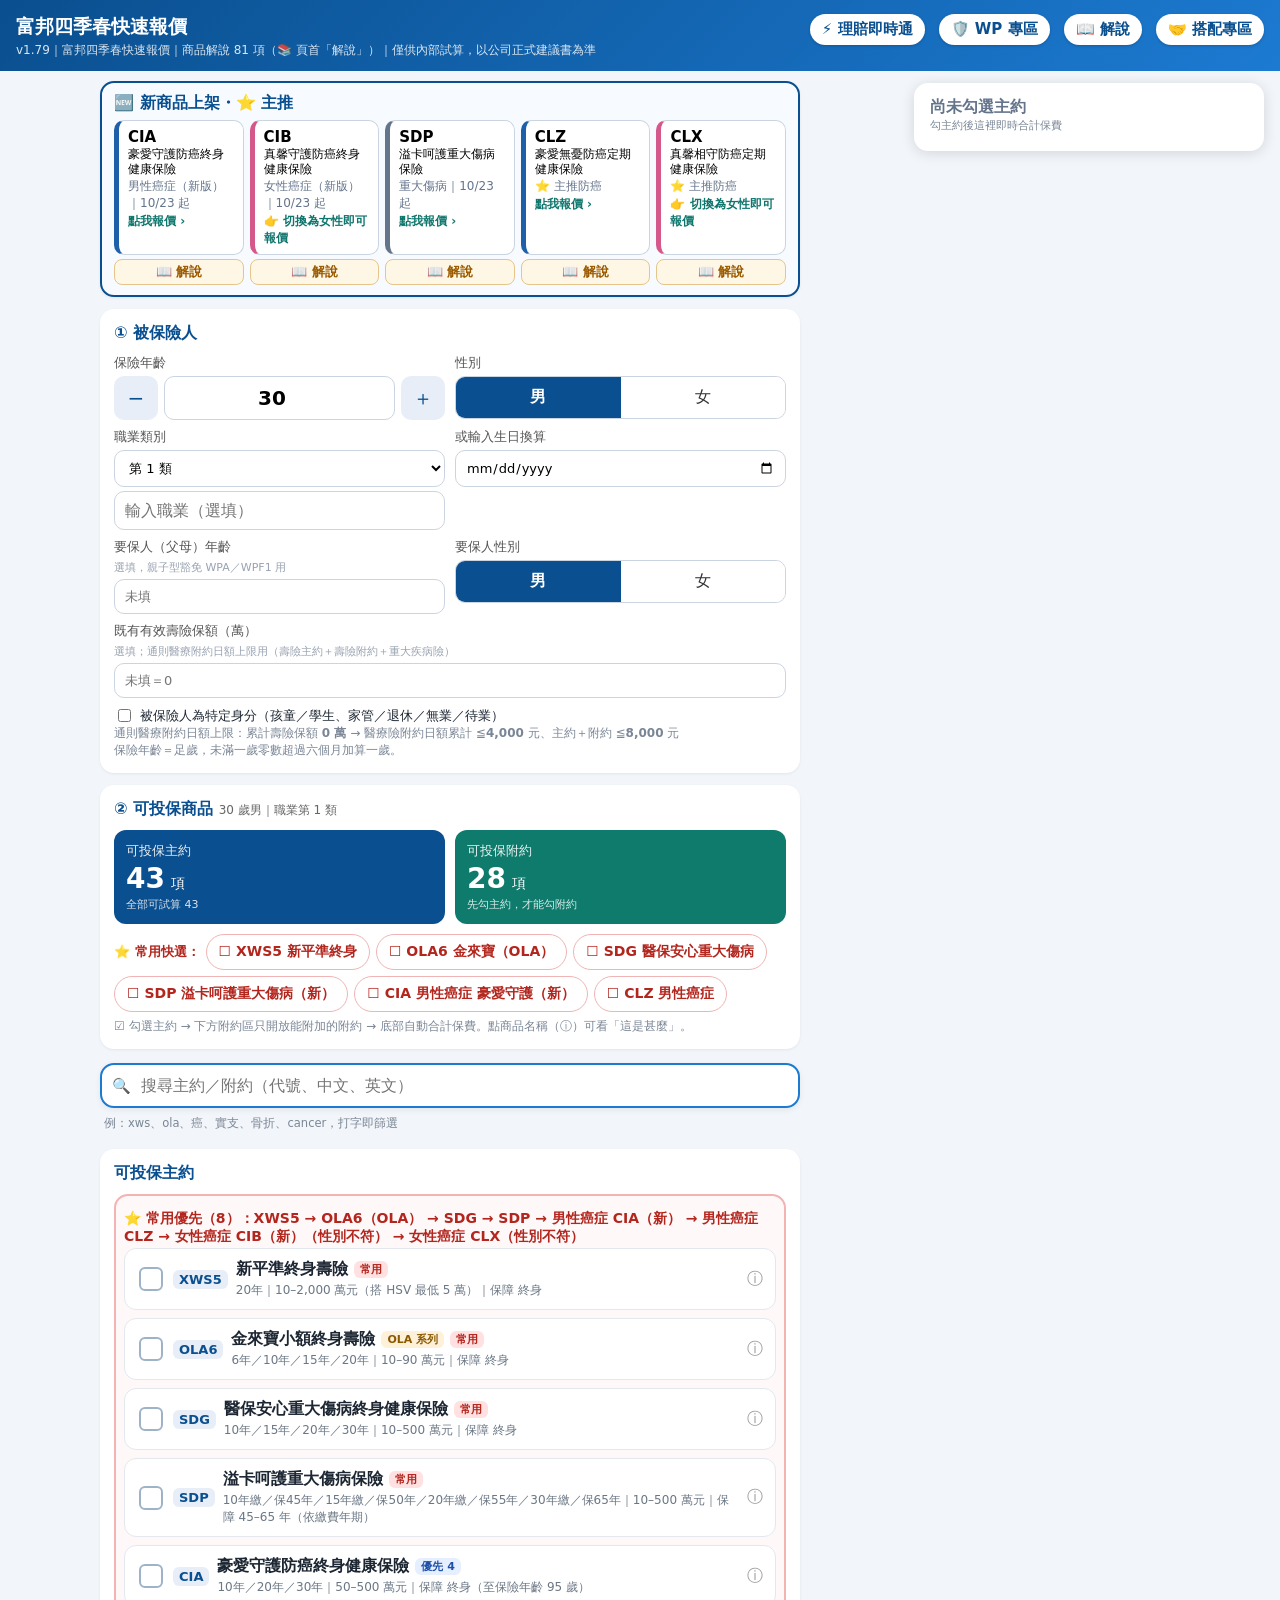
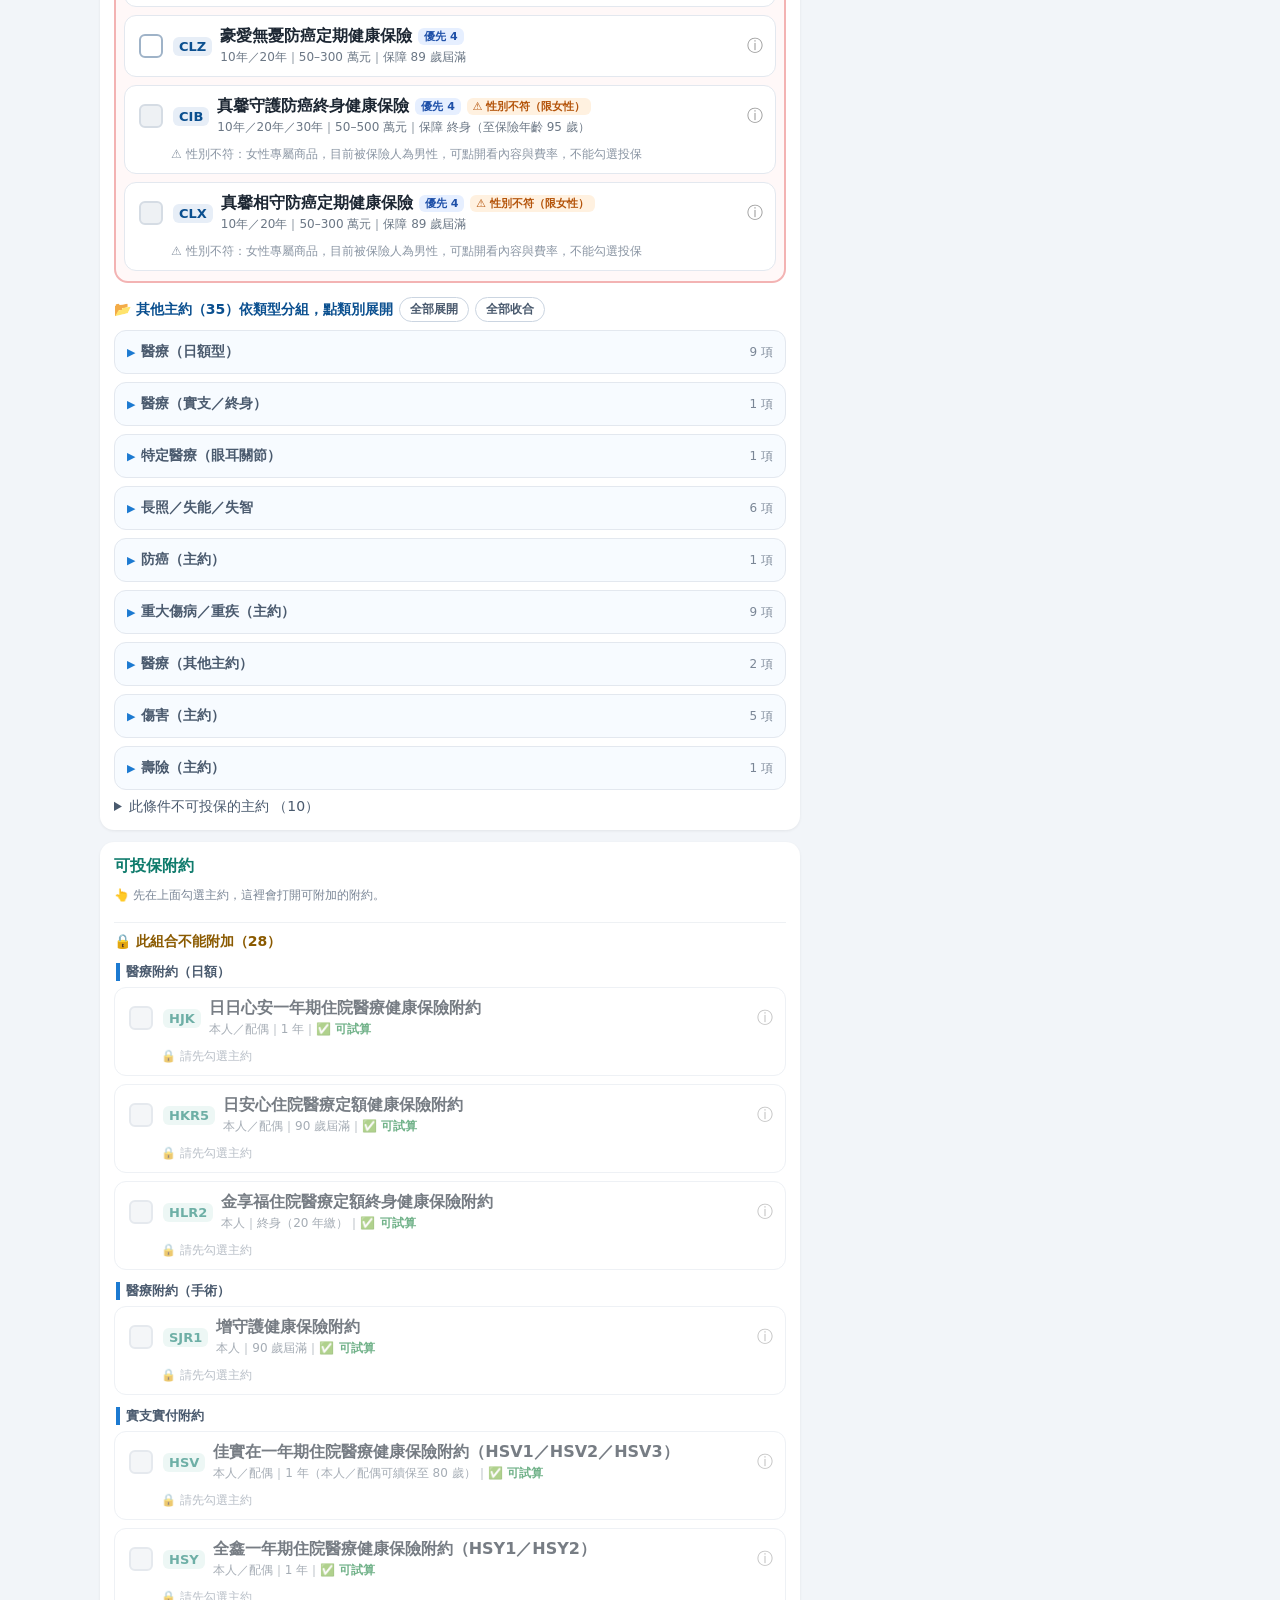
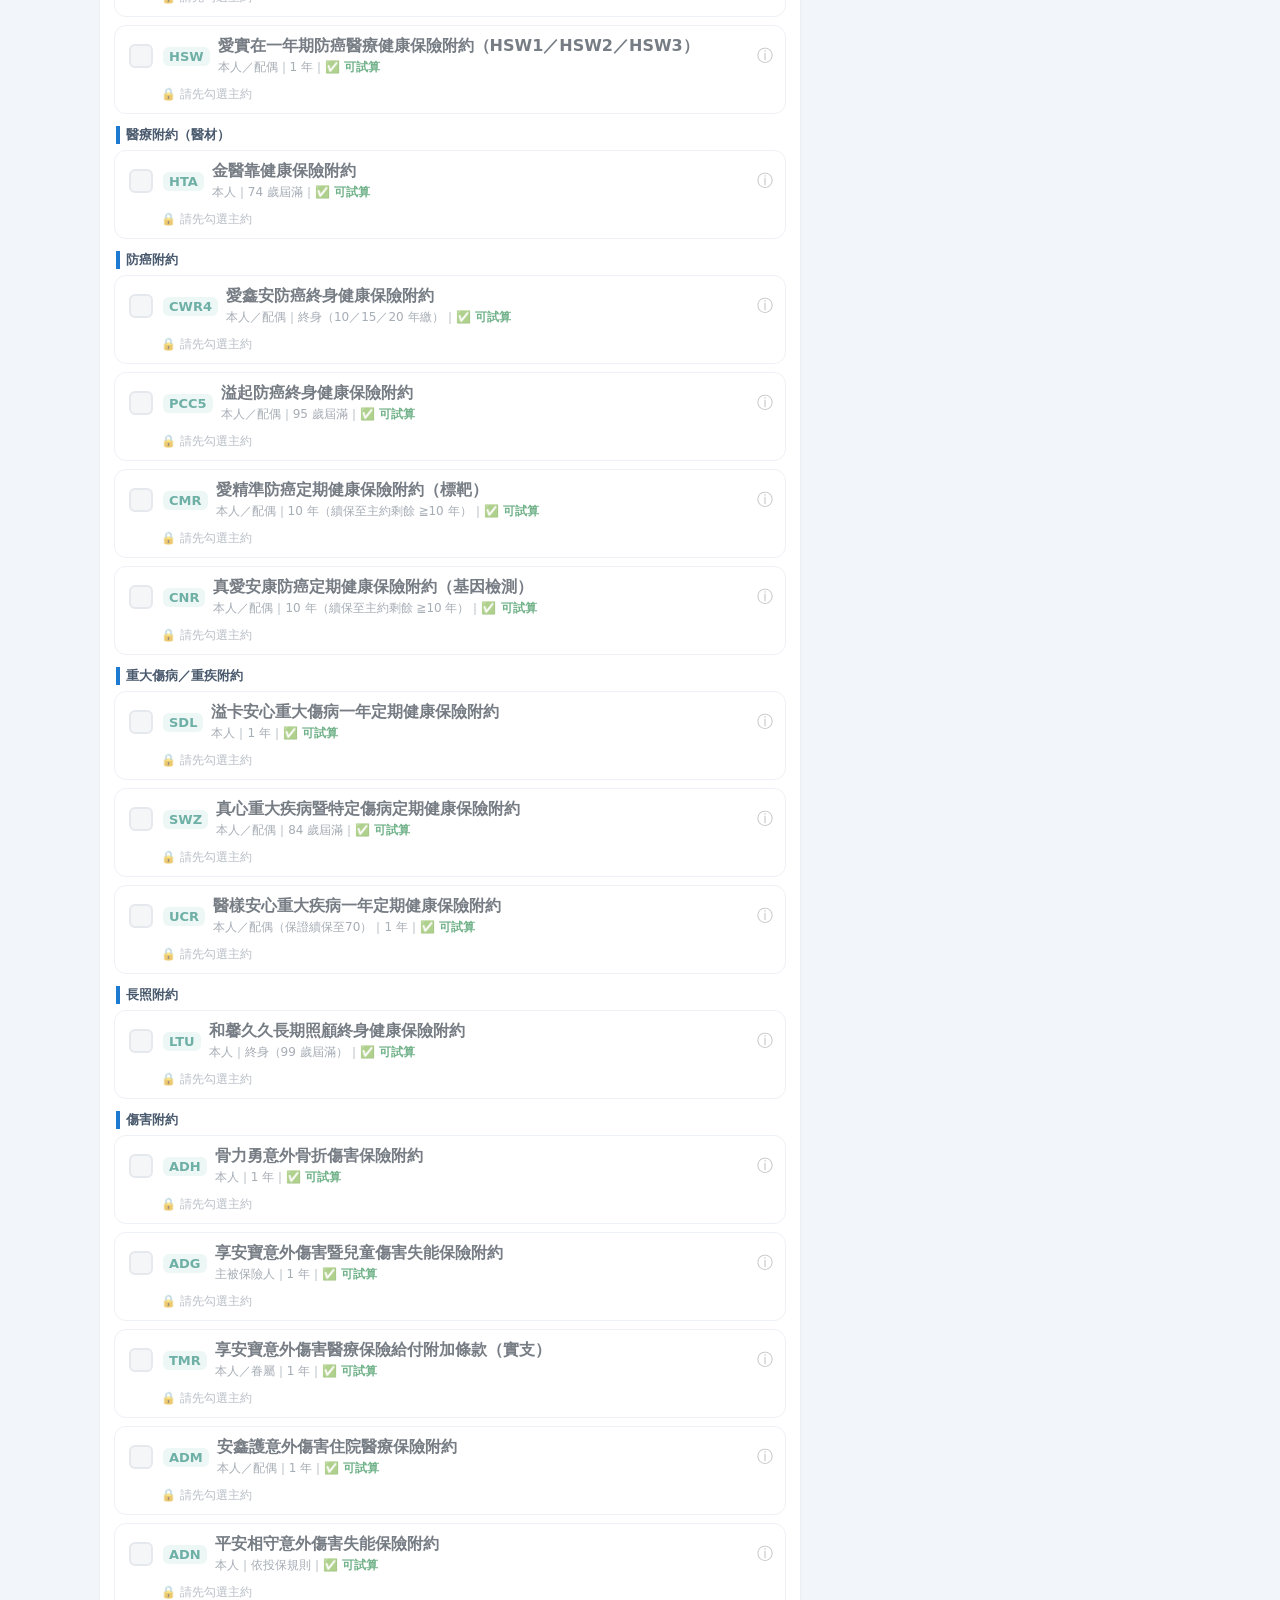
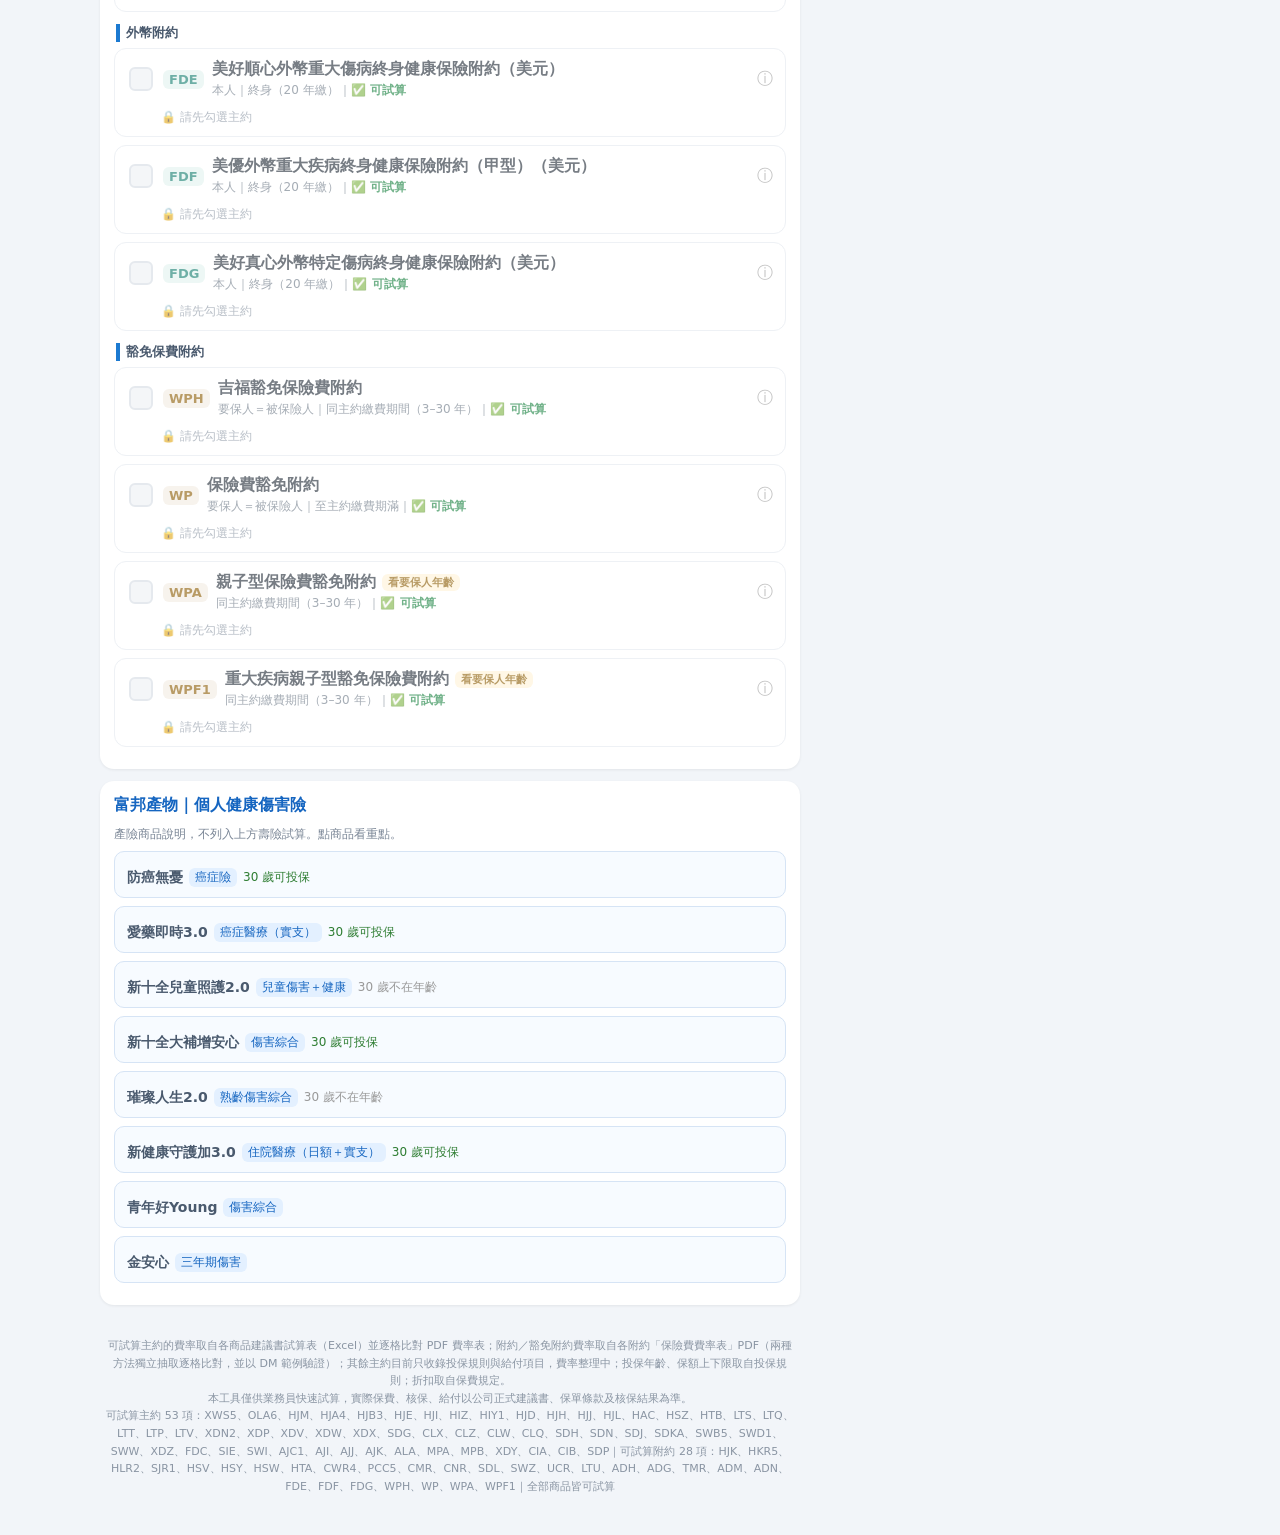
<file: index.html>
<!DOCTYPE html>
<html lang="zh-Hant">
<head>
<meta charset="utf-8">
<meta name="viewport" content="width=device-width,initial-scale=1,viewport-fit=cover">
<title>富邦四季春快速報價</title>
<meta name="description" content="富邦四季春快速報價｜醫療險內部試算">
<meta property="og:title" content="富邦四季春快速報價">
<meta property="og:description" content="富邦四季春快速報價｜醫療險內部試算">
<meta property="og:type" content="website">
<meta name="theme-color" content="#0a4f8f">
<meta http-equiv="Cache-Control" content="no-cache, no-store, must-revalidate">
<meta http-equiv="Pragma" content="no-cache">
<link rel="stylesheet" href="style.css?v=179">
</head>
<body>
<header>
  <a class="combo-btn" href="combo.html">🤝 搭配專區</a>
  <a class="combo-btn" href="explain.html" style="margin-right:6px">📖 解說</a>
  <a class="combo-btn" href="wp.html" style="margin-right:6px">🛡️ WP 專區</a>
  <a class="combo-btn" href="https://jarvis-yt.github.io/claim-qa/" target="_blank" rel="noopener" style="margin-right:6px">⚡ 理賠即時通</a>
  <h1>富邦四季春快速報價</h1>
  <div class="sub">v1.79｜富邦四季春快速報價｜商品解說 81 項（📚 頁首「解說」）｜僅供內部試算，以公司正式建議書為準</div>
</header>
<main>
  <section class="card newp" id="newp" aria-label="新商品上架"></section>
  <section class="card" id="step1">
    <h2>① 被保險人</h2>
    <div class="row">
      <label>保險年齡
        <div class="agebox">
          <button type="button" class="pm" data-d="-1">−</button>
          <input id="age" type="number" inputmode="numeric" min="0" max="85" value="30">
          <button type="button" class="pm" data-d="1">＋</button>
        </div>
      </label>
      <label>性別
        <div class="seg" id="sex">
          <button type="button" data-v="1" class="on">男</button>
          <button type="button" data-v="2">女</button>
        </div>
      </label>
    </div>
    <div class="row">
      <label>職業類別
        <select id="occ">
          <option value="1">第 1 類</option><option value="2">第 2 類</option><option value="3">第 3 類</option>
          <option value="4">第 4 類</option><option value="5">第 5 類</option><option value="6">第 6 類</option><option value="D">D／拒保</option>
        </select>
        <input id="job" type="search" placeholder="輸入職業（選填）" autocomplete="off">
        <div id="jobs" class="jobs"></div>
      </label>
      <label>或輸入生日換算
        <input id="bd" type="date">
      </label>
    </div>
    <div id="occwarn" class="occwarn" hidden></div>
    <div class="row">
      <label>要保人（父母）年齡 <small>選填，親子型豁免 WPA／WPF1 用</small>
        <input id="page" type="number" inputmode="numeric" min="0" max="99" placeholder="未填">
      </label>
      <label>要保人性別
        <div class="seg" id="psex">
          <button type="button" data-v="1" class="on">男</button>
          <button type="button" data-v="2">女</button>
        </div>
      </label>
    </div>
    <div class="row">
      <label>既有有效壽險保額（萬） <small>選填；通則醫療附約日額上限用（壽險主約＋壽險附約＋重大疾病險）</small>
        <input id="lifeex" type="number" inputmode="decimal" min="0" placeholder="未填＝0">
      </label>
    </div>
    <label class="chk"><input type="checkbox" id="specon"> 被保險人為特定身分（孩童／學生、家管／退休／無業／待業）</label>
    <div id="specbox" class="specbox" hidden>
      <div class="seg" id="specid">
        <button type="button" data-v="kid">孩童／學生</button>
        <button type="button" data-v="home">家管／退休／無業／待業</button>
      </div>
      <label class="chk" id="specparw" hidden><input type="checkbox" id="specpar"> 比照父母或兄弟姊妹有效保單同額（附約 ≦4,000、主約＋附約 ≦6,000；報告書備註填其保單號碼）</label>
      <div class="hint" id="spechint"></div>
    </div>
    <div class="hint" id="medcap"></div>
    <div class="hint" id="agehint">保險年齡＝足歲，未滿一歲零數超過六個月加算一歲。</div>
  </section>

  <section class="card" id="step2">
    <h2>② 可投保商品 <span id="cnt" class="cnt"></span></h2>
    <div class="tiles">
      <button type="button" class="tile" data-jump="secMain"><span class="tl">可投保主約</span><span class="tn"><b id="sumMain">0</b> 項</span><span class="ts" id="subMain"></span></button>
      <button type="button" class="tile rider" data-jump="secRider"><span class="tl">可投保附約</span><span class="tn"><b id="sumRider">0</b> 項</span><span class="ts" id="subRider"></span></button>
    </div>
    <div class="quick" id="quick"></div>
    <div class="hint">☑ 勾選主約 → 下方附約區只開放能附加的附約 → 底部自動合計保費。點商品名稱（ⓘ）可看「這是甚麼」。</div>
    <div class="hint" id="multihint" hidden>📑 第二張主約模式：可再勾另一個主約，或同商品按「＋第2張」（兩張 XWS5、兩張 OLA6）；附約各自掛在對應主約下（ADH／SDL 各自依那張主約額度，HSV／HSY 限一張）。</div>
  </section>

  <div class="sbar" id="sbar">
    <div class="sin"><span class="sic">🔍</span><input id="q" type="search" enterkeyhint="search" autocomplete="off" placeholder="搜尋主約／附約（代號、中文、英文）"><button type="button" id="qx" hidden aria-label="清除">✕</button></div>
    <div class="qres" id="qres"></div>
  </div>

  <section class="card" id="secMain">
    <h2>可投保主約</h2>
    <div id="list"></div>
    <details id="nolist"><summary>此條件不可投保的主約 <span id="nolistcnt"></span></summary><div id="nl"></div></details>
  </section>

  <section class="card" id="secRider">
    <h2>可投保附約</h2>
    <div id="mtree"></div>
    <div class="hint" id="rhint"></div>
    <div id="rlist"></div>
    <details id="rnolist"><summary>此條件不可投保的附約 <span id="rnolistcnt"></span></summary><div id="rnl"></div></details>
  </section>
  <section class="card pcsec" id="secPC"><span id="p-pc"></span>
    <h2>富邦產物｜個人健康傷害險</h2>
    <div class="hint">產險商品說明，不列入上方壽險試算。點商品看重點。</div>
    <div id="pcl"></div>
  </section>
</main>

<div id="cart" class="cart hidden">
  <div class="cartbar" id="cartbar"><span id="cartsum"></span><a id="bxlink" class="bxbtn hidden" href="explain.html">📖 保障總覽</a><button type="button" id="cartopen">明細 ▲</button></div>
  <div class="cartmini" id="cartmini"></div>
  <div class="cartbody" id="cartbody"></div>
</div>

<footer>
  可試算主約的費率取自各商品建議書試算表（Excel）並逐格比對 PDF 費率表；附約／豁免附約費率取自各附約「保險費費率表」PDF（兩種方法獨立抽取逐格比對，並以 DM 範例驗證）；其餘主約目前只收錄投保規則與給付項目，費率整理中；投保年齡、保額上下限取自投保規則；折扣取自保費規定。<br>
  本工具僅供業務員快速試算，實際保費、核保、給付以公司正式建議書、保單條款及核保結果為準。<br>
  <span id="ver"></span>
</footer>
<script src="data.js?v=153"></script>
<script src="data_life.js?v=153"></script>
<script src="data_mains.js?v=153"></script>
<script src="catalog.js?v=153"></script>
<script src="riders_rates.js?v=153"></script>
<script src="occ.js?v=2"></script>
<script src="app.js?v=179"></script>
<script src="pc.js?v=7"></script>
<!--CFWA--><script defer src="https://static.cloudflareinsights.com/beacon.min.js" data-cf-beacon='{"token": "1f1171fedb8a47c1b04731b056bc8142"}'></script><!--/CFWA--></body>
</html>
</file>
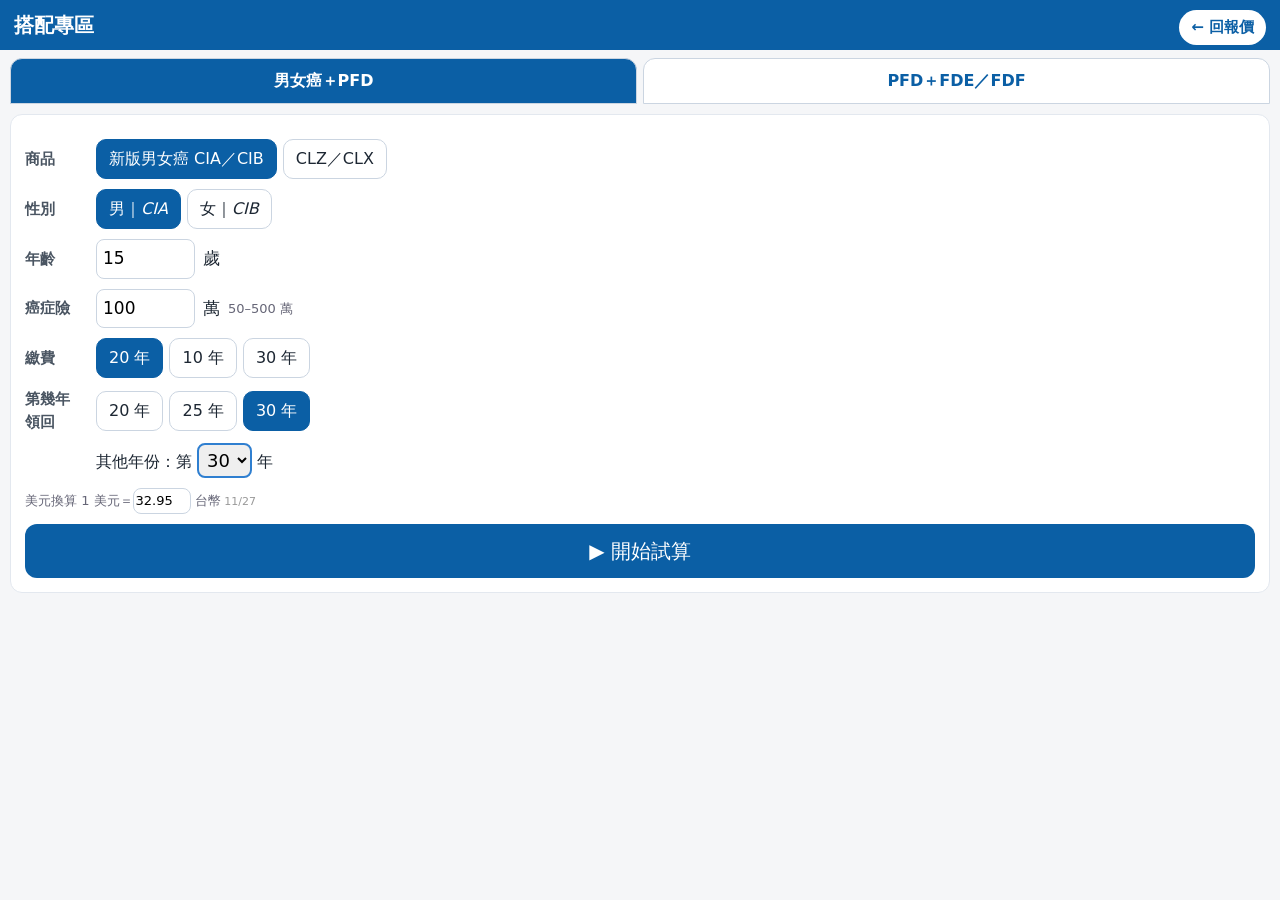
<file: combo.html>
<!doctype html><html lang="zh-Hant"><head><meta charset="utf-8"><meta name="viewport" content="width=device-width,initial-scale=1">
<meta name="robots" content="noindex"><title>搭配專區</title>
<style>
:root{--d:#0b5fa5;--m:#2f7fd0;--l:#e6f0fb}
body.f{--d:#a3325c;--m:#d4588a;--l:#fbe3ec}
body{font-family:"Microsoft JhengHei","微軟正黑體","PingFang TC","Noto Sans TC","Noto Sans CJK TC","Heiti TC",system-ui,-apple-system,"Segoe UI",Roboto,sans-serif;margin:0;background:#f5f6f8;color:#1d2733;font-size:18px;line-height:1.5}
header{background:var(--d);color:#fff;padding:10px 14px}header h1{margin:0;font-size:20px}
.stop{font-size:13px;color:#8a4b00;background:#fff4e5;padding:4px 14px}
.card{background:#fff;margin:10px;border-radius:14px;padding:14px;box-shadow:0 1px 3px #0002}
.row{display:flex;gap:8px;flex-wrap:wrap;margin:8px 0;align-items:center}.row>span{min-width:4.5em;font-weight:700}
.seg button{font-size:18px;padding:8px 14px;border:2px solid var(--m);background:#fff;color:var(--d);border-radius:10px}
.seg button.on{background:var(--d);color:#fff;border-color:var(--d)}
input{font-size:18px;padding:6px;width:5em;border:2px solid #ccd;border-radius:8px}
.fx{font-size:13px;color:#667}.fx input{font-size:13px;width:4em;padding:2px}
#open{font-size:20px;padding:12px;border-radius:12px;border:0;background:var(--d);color:#fff;width:100%}
.big{background:var(--l);border:3px solid var(--m)}
.big .k{font-size:15px;color:#4a5562}.big .v{font-size:30px;font-weight:800;color:var(--d)}
.grid{display:grid;grid-template-columns:1fr 1fr;gap:10px}.grid>div{background:#fff;border-radius:10px;padding:8px}
.be{font-size:22px;font-weight:800;text-align:center;margin-top:10px;color:#1e7d3c}
.no{font-size:20px;font-weight:700;color:#b3261e}
details summary{font-size:17px;font-weight:700;cursor:pointer}
table{border-collapse:collapse;width:100%;font-size:15px}th,td{border-bottom:1px solid #e3e8ef;padding:5px 4px;text-align:right}th{background:var(--l)}
tr.hit td{background:#eaf7ee;font-weight:700}
.tabs{display:flex;gap:6px;padding:8px 10px 0}.tabs button{flex:1;font-size:17px;font-weight:700;padding:10px 4px;border:2px solid var(--m);background:#fff;color:var(--d);border-radius:12px 12px 0 0}
.tabs button.on{background:var(--d);color:#fff}
/* v1.43 簡單明瞭：字體一致、細框線、結論放最上面 */
body{font-family:"Microsoft JhengHei","微軟正黑體","PingFang TC","Noto Sans TC","Noto Sans CJK TC","Heiti TC",system-ui,-apple-system,"Segoe UI",Roboto,sans-serif;font-size:17px}
.card{box-shadow:none;border:1px solid #e3e8ef;border-radius:12px}
.row{margin:10px 0}.row>span{font-size:15px;color:#4a5562;min-width:4.2em}
.seg{display:flex;flex-wrap:wrap;gap:6px}.seg button{font-size:16px;padding:7px 12px;border:1px solid #cbd5e1;color:#1d2733}.seg button.on{border-color:var(--d)}
input{font-size:17px;border:1px solid #cbd5e1}
.tabs button{border:1px solid #cbd5e1;font-size:16px}
.big{display:flex;flex-direction:column;background:#fff;border:1px solid #e3e8ef;border-top:5px solid var(--d)}
.big .be{order:-2;margin:0 0 10px;padding:8px;border-radius:10px;background:#eaf7ee;font-size:24px}
.big .k{font-size:14px}.big>.k{order:-1}.big>.v{order:-1;font-size:32px;margin-bottom:6px}
.big .no{order:-2}
.grid{gap:8px}.grid>div{background:#f7f9fc;padding:8px 10px;font-size:15px;line-height:1.45}.grid b{white-space:nowrap;font-size:17px}
details summary{padding:4px 0}
table{font-size:14px}th{font-weight:600}

/* v1.43 字體統一：正黑體 */
html,body{font-family:"Microsoft JhengHei","微軟正黑體","PingFang TC","Noto Sans TC","Noto Sans CJK TC","Heiti TC",system-ui,-apple-system,"Segoe UI",Roboto,sans-serif}
input,button,select,textarea,table{font:inherit}
</style></head><body>
<header><a href="index.html" style="float:right;background:#fff;color:var(--d);font-weight:700;font-size:15px;padding:6px 12px;border-radius:999px;text-decoration:none">← 回報價</a><h1>搭配專區</h1></header>
<nav class="tabs"><button id="tA" class="on">男女癌＋PFD</button><button id="tB">PFD＋FDE／FDF</button></nav>
<section id="secA">
<div class="card">
 <div class="row"><span>商品</span><div class="seg" id="pkb"><button data-v="new" class="on">新版男女癌 CIA／CIB</button><button data-v="old">CLZ／CLX</button></div></div>
 <div class="row"><span>性別</span><div class="seg" id="sexb"><button data-v="1" class="on">男｜<i class="cc">CIA</i></button><button data-v="2">女｜<i class="cc">CIB</i></button></div></div>
 <div class="row"><span>年齡</span><input id="age" type="number" value="15" min="0" max="60"> 歲</div>
 <div class="row"><span id="sLbl">癌症險</span><input id="clzS" type="number" value="100" min="50" max="500"> 萬 <small id="sRng" class="fx"></small></div>
 <div class="row"><span>繳費</span><div class="seg" id="tb"></div></div>
 <div class="row"><span>第幾年<br>領回</span><div class="seg" id="yb"><button data-v="20">20 年</button><button data-v="25">25 年</button><button data-v="30" class="on">30 年</button></div></div>
 <div class="row"><span></span><label style="font-size:16px">其他年份：第 <select id="ysel" style="font-size:18px;padding:4px;border:2px solid var(--m);border-radius:8px"></select> 年</label></div>
 <div class="fx">美元換算 1 美元＝<input id="fx" type="number" value="31" step="0.1"> 台幣</div>
 <button id="open" type="button" style="margin-top:10px">▶ 開始試算</button>
</div>
<div id="out"></div>
</section>
<section id="secB" hidden>
<div class="card">
 <div class="row"><span>性別</span><div class="seg" id="b_sex"><button data-v="1" class="on">男</button><button data-v="2">女</button></div></div>
 <div class="row"><span>年齡</span><input id="b_age" type="number" value="15" min="0" max="65"> 歲</div>
 <div class="row"><span>附約</span><div class="seg" id="b_rd"><button data-v="FDE" class="on">FDE 重大傷病</button><button data-v="FDF">FDF 重大疾病</button></div></div>
 <div class="row"><span>附約保額</span><input id="b_rs" type="number" value="3.5" min="1" max="10" step="0.1"> 萬美元</div>
 <div class="row"><span>第幾年<br>領回</span><div class="seg" id="b_yb"><button data-v="20">20 年</button><button data-v="25">25 年</button><button data-v="30" class="on">30 年</button></div></div>
 <div class="row"><span></span><label style="font-size:16px">其他年份：第 <select id="b_ysel" style="font-size:18px;padding:4px;border:2px solid var(--m);border-radius:8px"></select> 年</label></div>
 <div class="fx">美元換算 1 美元＝<input id="b_fx" type="number" value="31" step="0.1"> 台幣</div>
</div>
<div id="b_out"><div class="card" style="text-align:center">載入中…</div></div>
</section>
<script>window.__ENGINE_ONLY=1;window.PRODUCTS=window.PRODUCTS||[];</script>
<script src="data.js?v=152"></script><script src="data_life.js?v=152"></script><script src="data_mains.js?v=152"></script><script src="catalog.js?v=152"></script><script src="riders_rates.js?v=152"></script><script src="app.js?v=154"></script>
<script src="combo/combo.js?v=c165"></script><script src="combo/diagram.js?v=c172"></script><script src="combo/combo2.js?v=c172"></script><script src="combo/fx.js?v=c169"></script>
<!--CFWA--><script defer src="https://static.cloudflareinsights.com/beacon.min.js" data-cf-beacon='{"token": "1f1171fedb8a47c1b04731b056bc8142"}'></script><!--/CFWA--></body></html>
</file>
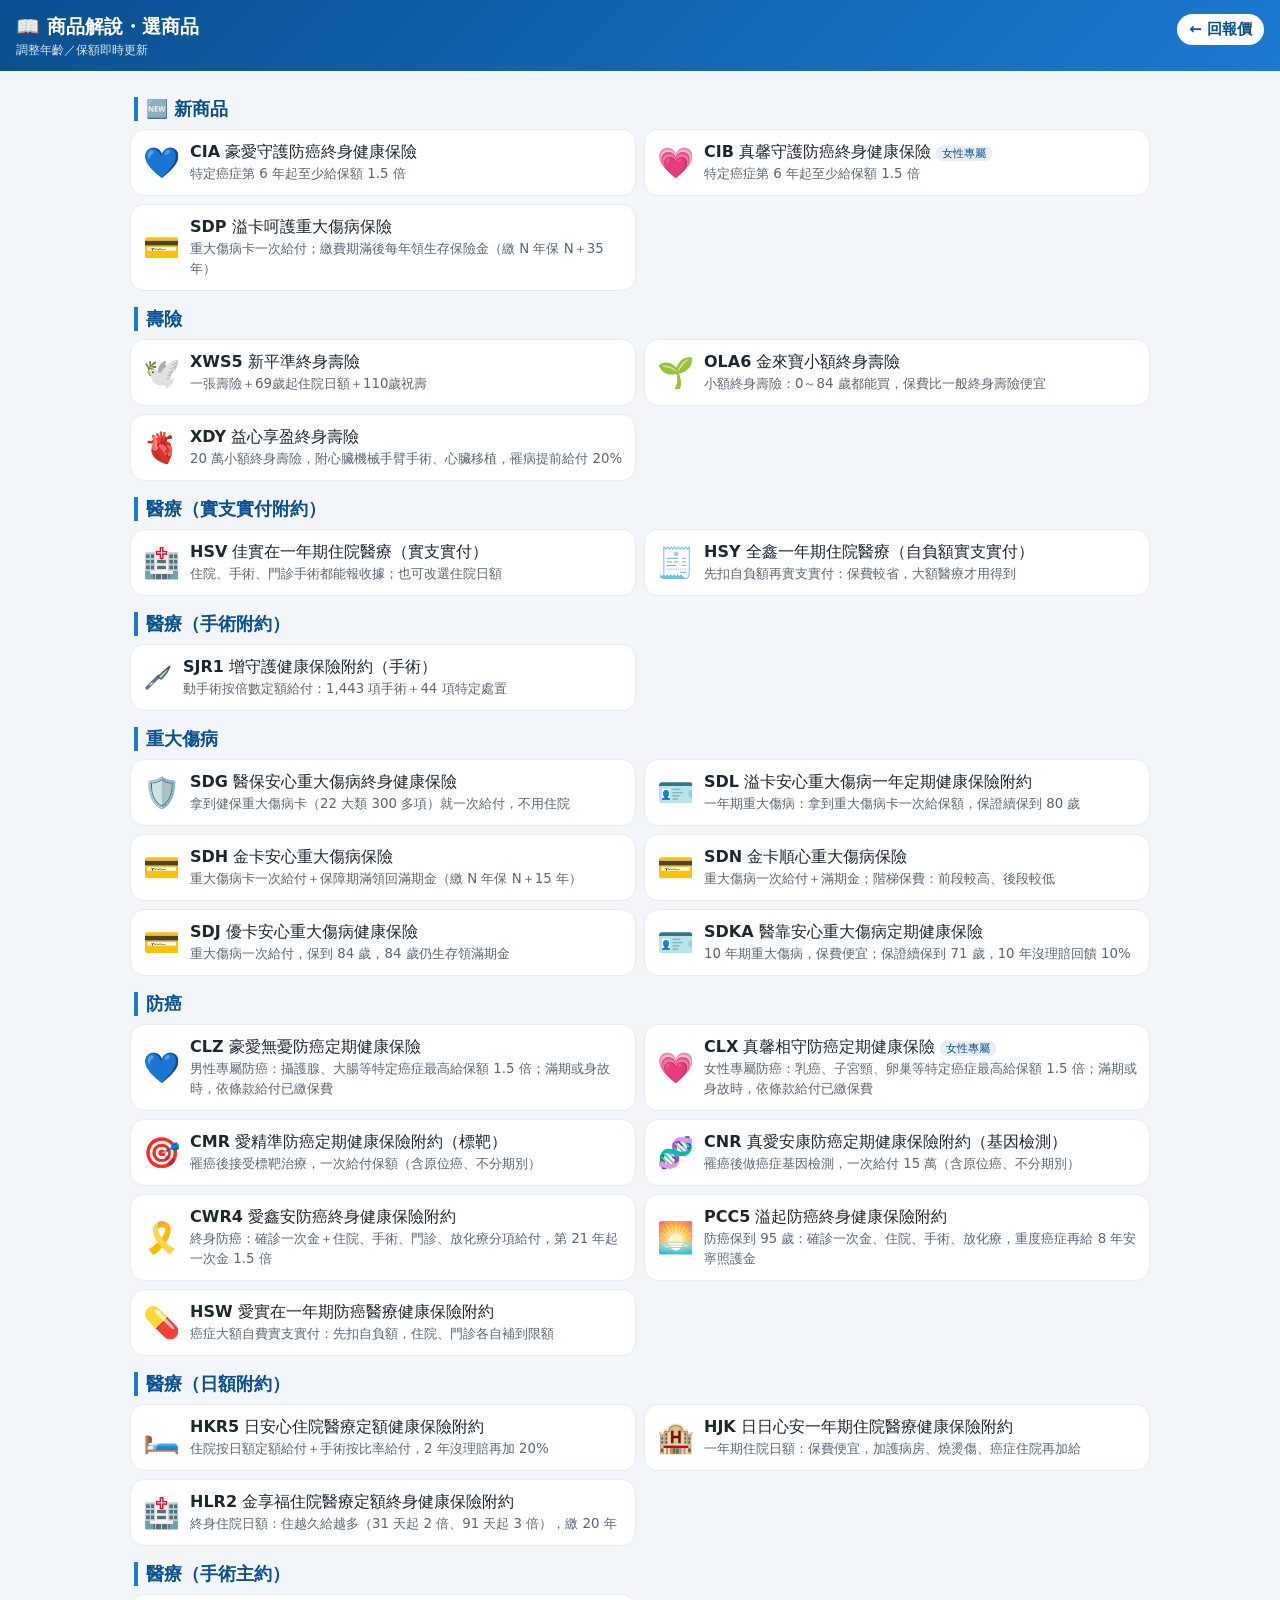
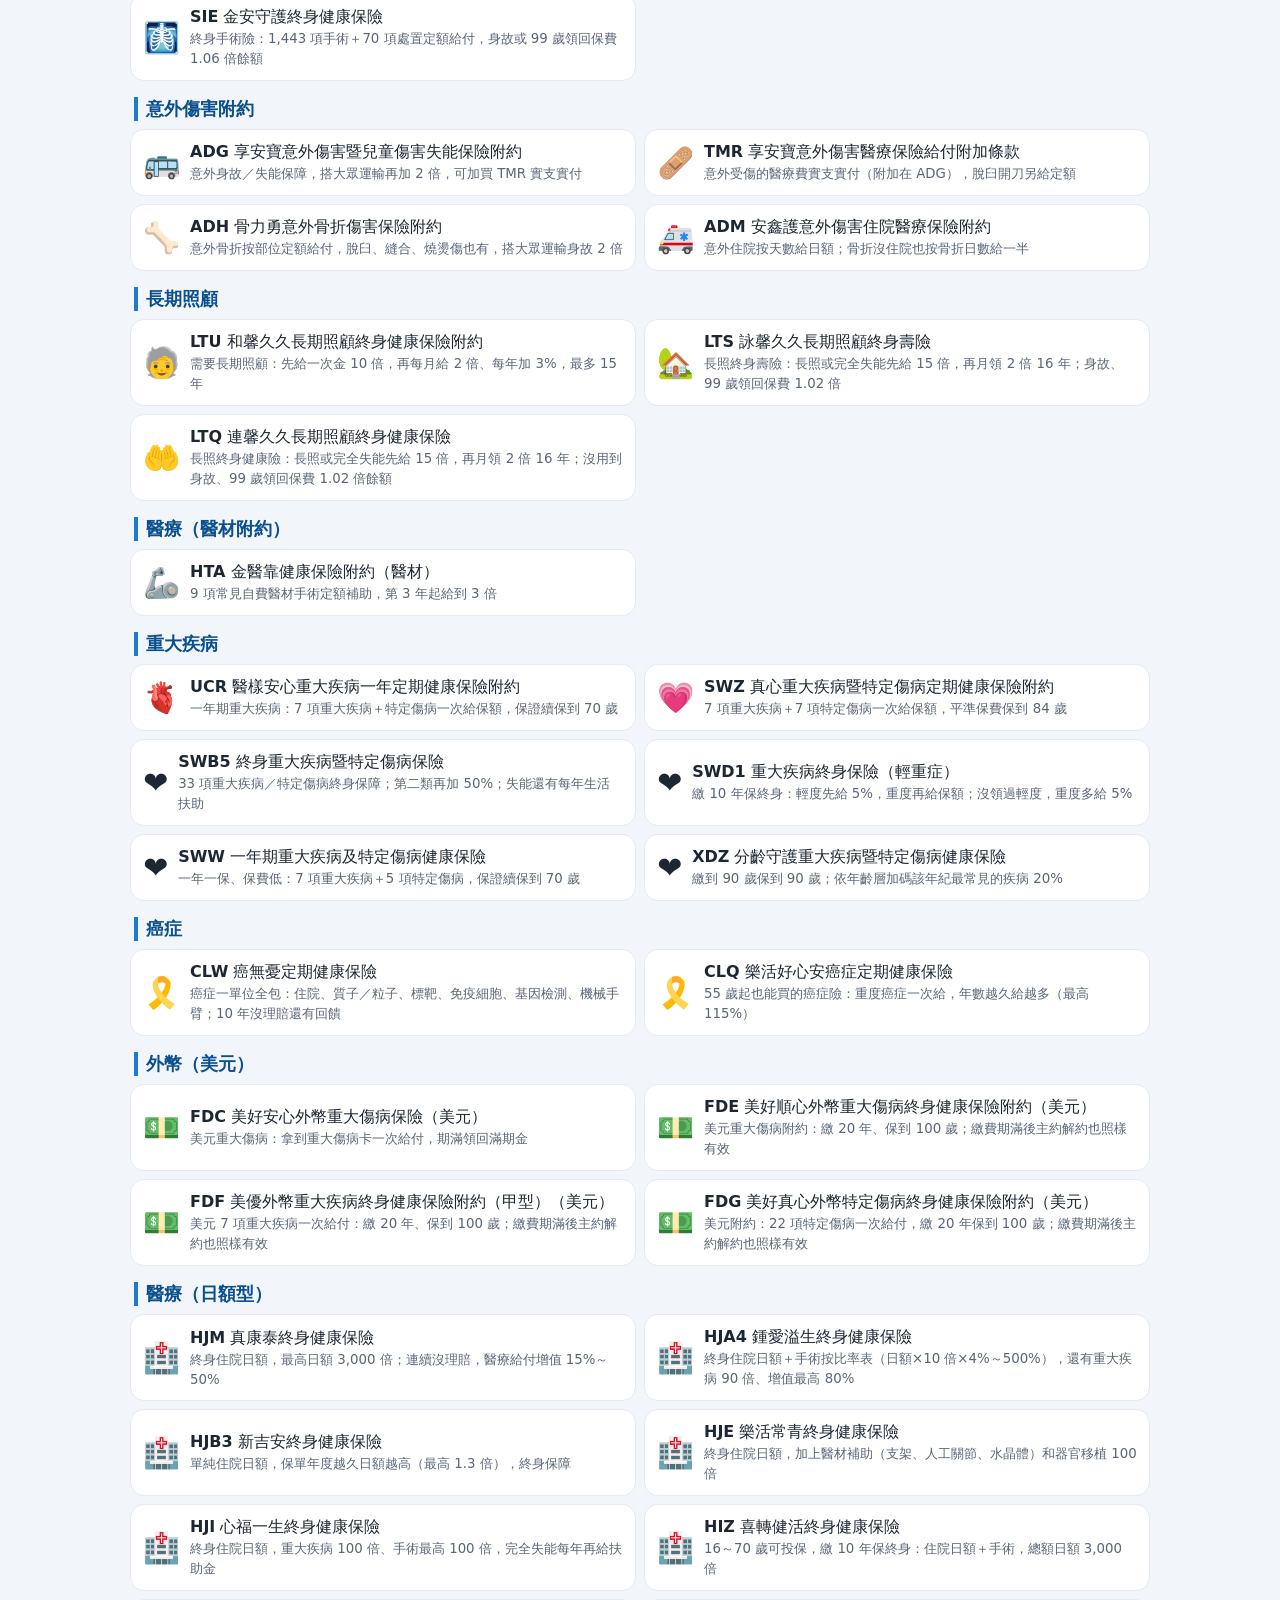
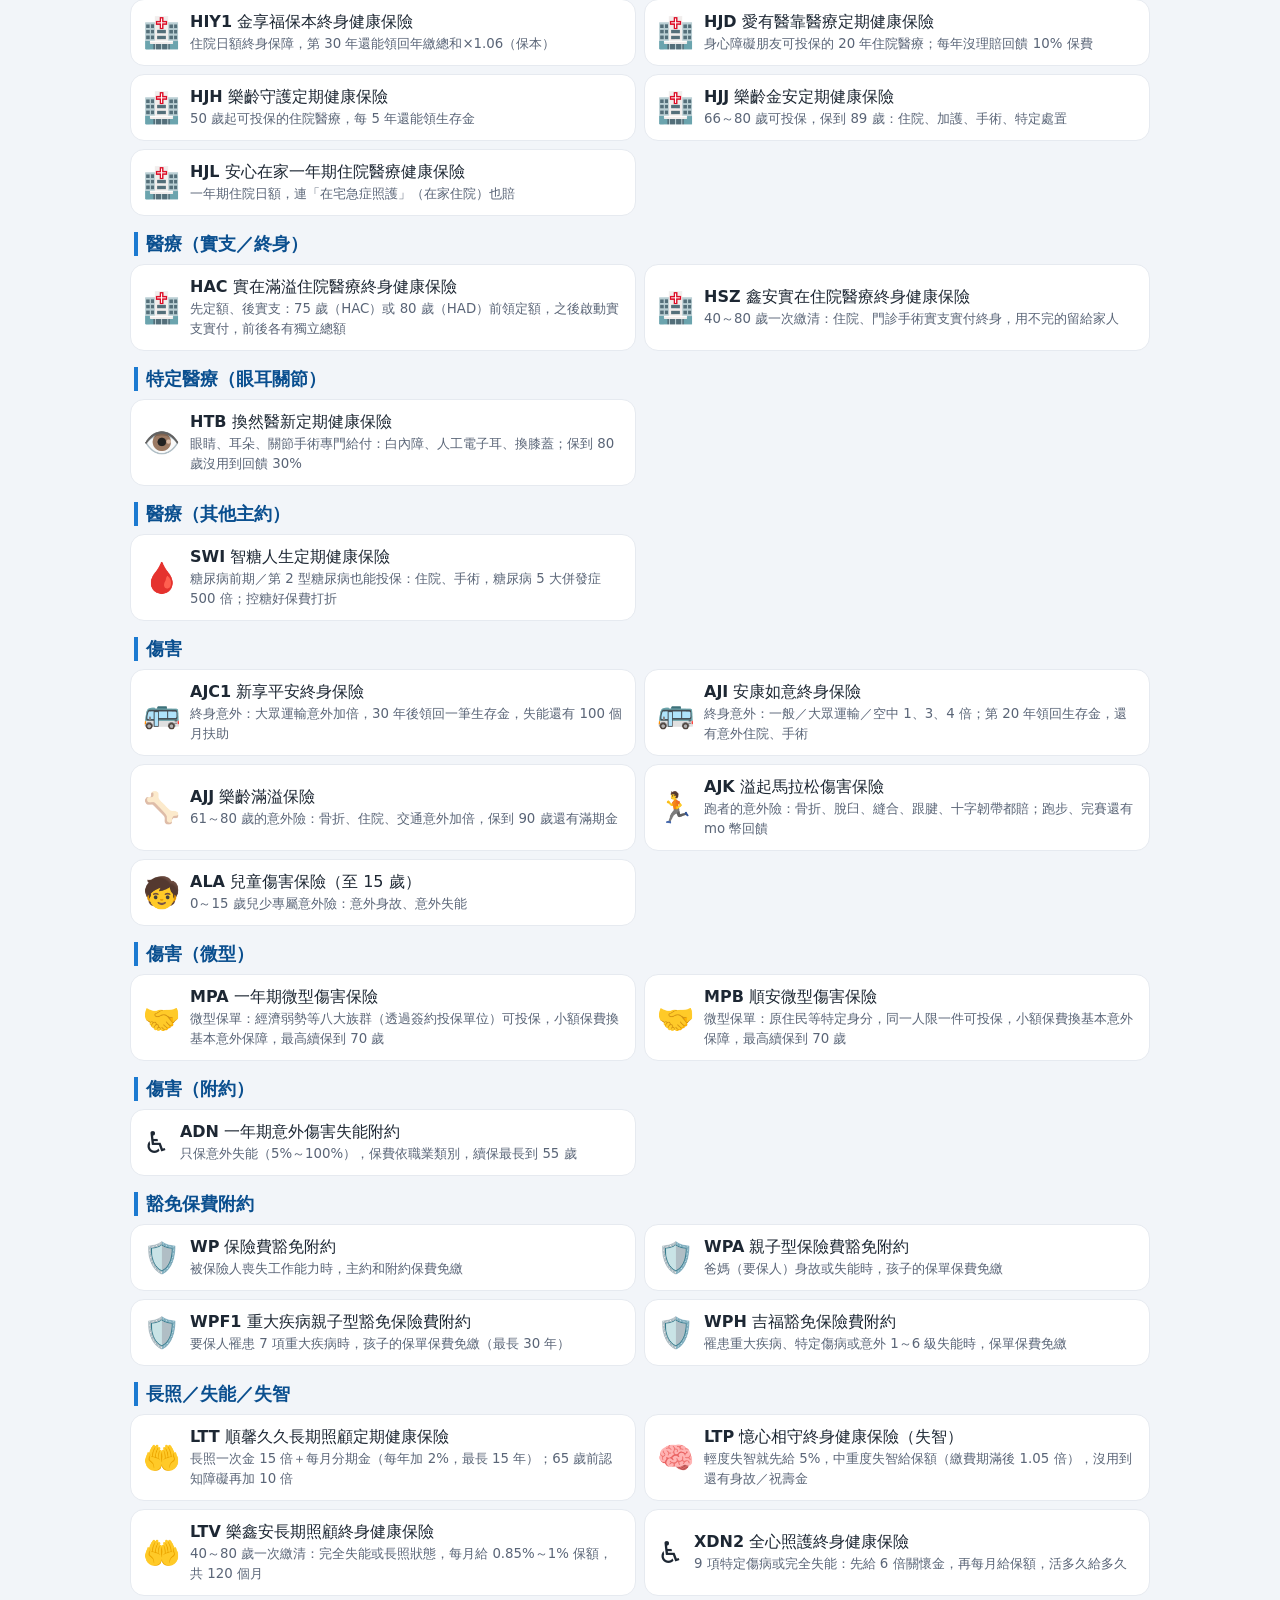
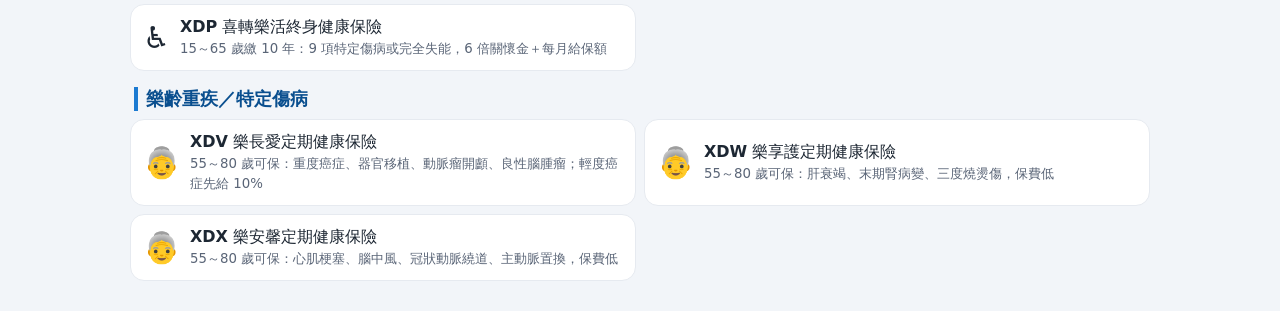
<file: explain.html>
<!DOCTYPE html><html lang="zh-Hant"><head><meta charset="utf-8"><meta name="viewport" content="width=device-width,initial-scale=1,viewport-fit=cover">
<title>商品解說｜富邦四季春</title><meta name="theme-color" content="#0a4f8f"><meta http-equiv="Cache-Control" content="no-cache">
<link rel="stylesheet" href="style.css?v=152"><style>
.talk{display:block;background:#fff;border-radius:14px;padding:10px 12px;margin:10px 0;box-shadow:0 1px 3px #0001;font-size:14px}.talk>summary.bizs{font-size:13px;color:#7a8696;font-weight:600}.talk:not([open]){padding:6px 12px;box-shadow:none;background:transparent}@media print{.talk{display:none!important}}.talk details{margin:8px 0;border-top:1px solid #e3e8ef;padding-top:6px}.talk summary{font-weight:800;color:var(--c1);cursor:pointer}.talk ol{padding-left:20px;margin:6px 0}.talk li{margin:6px 0}.talk .tl{border-top:1px solid #e3e8ef;padding-top:6px;margin-top:6px}.talk p{margin:6px 0}
.ctl .row3{display:flex;gap:8px}.ctl label{flex:1;font-size:12px;color:#555;display:flex;flex-direction:column;gap:4px}
.ctl .agebox{display:flex;align-items:center;justify-content:space-between;border:1px solid #cbd5e1;border-radius:10px}.ctl .agebox button{border:0;background:var(--c3);color:var(--c1);font-size:20px;width:36px;height:38px;border-radius:9px}.ctl .agebox b{font-size:19px}.ctl .agebox .nin{flex:1;min-width:0;width:100%;border:0;background:transparent;text-align:center;font:inherit;font-size:19px;font-weight:700;color:inherit;-moz-appearance:textfield;padding:0;margin:0;-webkit-appearance:none;appearance:none}@media(max-width:480px){.ctl .agebox button{width:28px;font-size:18px}.ctl .agebox .nin{font-size:17px}.ctl .row3{flex-wrap:wrap}.ctl .row3>label.lsum{flex:1 1 100%}}.ctl .agebox .nin::-webkit-inner-spin-button,.ctl .agebox .nin::-webkit-outer-spin-button{-webkit-appearance:none;margin:0}
.prem{margin-top:8px;font-size:14px;color:#333}.prem b{color:var(--c1);font-size:17px}.warn{color:#b3261e;font-size:13px;margin-top:4px}
.tag1{text-align:center;font-weight:800;color:var(--c1);font-size:17px;margin:4px 0 10px}
.grid{display:grid;grid-template-columns:1fr 1fr;gap:10px}@media(min-width:700px){.grid{grid-template-columns:repeat(4,1fr)}}
.bc{background:#fff;border-radius:14px;padding:12px;border-top:6px solid var(--c2);box-shadow:0 1px 3px #0001;text-align:center}
.bc .ic{font-size:38px}.bc .bt{font-weight:800;color:var(--c1);font-size:16px}.bc .big{font-size:19px;font-weight:800;margin:6px 0;color:#1d2733}.bc .ln{font-size:13px;color:#333}.bc .sb{font-size:12px;color:#7a8696;margin-top:4px}
.h2{font-size:17px;color:var(--c1);margin:16px 4px 8px}svg{width:100%;display:block}
.exs{display:grid;gap:10px}@media(min-width:700px){.exs{grid-template-columns:1fr 1fr}}
.ex{background:#fff;border-radius:14px;padding:12px 14px;border-left:8px solid var(--c2)}.ex .et{font-weight:800;font-size:16px}.ex .ec{color:#5a6577;font-size:14px;margin:4px 0}.ex .ep{font-size:24px;font-weight:800;color:var(--c1)}.ex .en{font-size:12px;color:#7a8696}
.src{font-size:11px;color:#8a95a3;margin:16px 4px}header a.hb{float:right;background:#fff;color:var(--c1);font-weight:700;font-size:15px;padding:6px 12px;border-radius:999px;text-decoration:none}
.seg.terms{margin-top:8px;display:flex;flex-wrap:wrap;gap:6px}.seg.terms button{flex:1}
.plist{display:grid;gap:8px}@media(min-width:700px){.plist{grid-template-columns:1fr 1fr}}
.pitem{display:flex;gap:10px;align-items:center;background:#fff;border-radius:14px;padding:12px;text-decoration:none;color:#1d2733;border-left:6px solid var(--c2);box-shadow:0 1px 3px #0001}
.pitem .pic{font-size:30px}.pitem small{color:#5a6577}.pitem .sx{font-size:11px;background:var(--c3);color:var(--c1);border-radius:6px;padding:1px 6px}
.src a{color:var(--c1);font-size:14px;font-weight:700}
.bsum .bhd{font-weight:800;color:var(--c1);font-size:16px}.bprem{margin:6px 0;font-size:15px}.bprem b{color:var(--c1);font-size:20px}.bprem small{display:block;color:#7a8696;font-size:12px}
.bchips{display:flex;flex-wrap:wrap;gap:6px}.bchip{background:var(--c3);color:var(--c1);border-radius:8px;padding:2px 8px;font-size:13px}.bchip.m{background:var(--c1);color:#fff;font-weight:700}
.needs{display:grid;gap:8px}@media(min-width:700px){.needs{grid-template-columns:1fr 1fr}}
.nd{background:#fff;border-radius:14px;padding:10px 12px;border-left:6px solid var(--c2);box-shadow:0 1px 3px #0001}.nd.off{opacity:.5}
.ndh{display:flex;align-items:center;gap:6px;flex-wrap:wrap}.ndh .ic{font-size:24px}.ndh b{font-size:16px;color:var(--c1)}.ndt{margin-left:auto;font-weight:800;color:#1d2733;font-size:14px}
.pc.pcx{background:#e3f4ea;color:#0a6b3a;border:1px solid #9fd3b3}.ndl{font-size:13px;color:#333;margin-top:4px}.ndl.none{color:#7a8696}.pc{display:inline-block;min-width:44px;background:var(--c3);color:var(--c1);font-weight:700;border-radius:6px;padding:0 6px;margin-right:6px;font-size:12px;text-align:center}
.exr{display:flex;gap:6px;align-items:baseline;font-size:13px;margin:3px 0}.exr .exd{flex:1;color:#444}.exr b{white-space:nowrap}
.bnote{font-size:12px;color:#5a6577}.bnote ul{margin:4px 0 0;padding-left:18px}
details.bp{background:#fff;border-radius:14px;margin:8px 0;padding:4px 10px;box-shadow:0 1px 3px #0001}details.bp>summary{display:flex;gap:10px;align-items:center;padding:8px 0;cursor:pointer;list-style:none}
details.bp .pic{font-size:26px}details.bp .st small{display:block;color:#5a6577;font-size:12px}details.bp[open]{background:#f7f9fc}details.bp>summary::after{content:'▾';margin-left:auto;color:var(--c1)}

/* v1.43 字體統一：正黑體 */
html,body{font-family:"Microsoft JhengHei","微軟正黑體","PingFang TC","Noto Sans TC","Noto Sans CJK TC","Heiti TC",system-ui,-apple-system,"Segoe UI",Roboto,sans-serif}
input,button,select,textarea,table{font:inherit}
/* v1.55 30 秒重點 */
.k30{background:#fff;border:1px solid #e6eaf0;border-left:5px solid var(--c1);border-radius:14px;padding:10px 12px;margin:10px 0}.k30>b{display:block;color:var(--c1);font-size:15px;margin-bottom:4px}
.k30l{display:flex;flex-wrap:wrap;justify-content:space-between;align-items:baseline;gap:2px 10px;width:100%;text-align:left;background:none;border:0;border-top:1px solid #eef1f5;padding:9px 0;font:inherit;font-size:16px;font-weight:700;color:#1d2733;cursor:pointer}.k30l small{margin-left:auto;white-space:nowrap;font-size:12px;font-weight:400;color:#8a95a3}
@keyframes hl{0%,60%{box-shadow:0 0 0 3px var(--c2)}100%{box-shadow:none}}.bc.hl{animation:hl 1.6s ease}
/* v1.54 版面：桌機置中加寬、大數字不換行、手機直式時間軸 */
#app{max-width:1040px;margin:0 auto}@media(min-width:1100px){body{padding-right:0}header{margin-right:0}}svg.tls{max-width:820px;margin:0 auto}
.bc .big{white-space:nowrap}.bc .big small{display:block;font-size:13px;font-weight:600;color:#5a6577;white-space:normal}
.vtl{display:none;list-style:none;margin:0;padding:0 0 0 14px;border-left:3px solid #9aa7b5;font-size:14px;line-height:1.5}
.vtl li{margin:0 0 8px;position:relative}.vtl li:before{content:'';position:absolute;left:-21px;top:6px;width:11px;height:11px;border-radius:50%;background:var(--c1)}
.vtl li.bar:before{display:none}.vtl li i{display:inline-block;width:18px;height:8px;border-radius:4px;margin-right:6px;vertical-align:middle}
@media(max-width:699px){svg.tls{display:none}.vtl{display:block}}
</style><style>/* v1.43 簡單明瞭：手機一欄、左圖右文、數字放大、提醒改淡色框 */
@media(max-width:699px){.grid{grid-template-columns:1fr;gap:8px}
 .bc{display:grid;grid-template-columns:48px 1fr;column-gap:10px;text-align:left;border-top:0;border-left:5px solid var(--c2);padding:10px 12px}
 .bc .ic{grid-row:1/6;font-size:32px;align-self:center;text-align:center}.bc .big{font-size:22px;margin:2px 0}}
.bc,.pitem,.nd,details.bp{box-shadow:none;border:1px solid #e6eaf0}.bc .ln{font-size:14px}.bc .sb{font-size:13px}
.warn{color:#7a4b00;background:#fff7e6;border:1px solid #f3d39a;border-radius:10px;padding:8px 10px;font-size:13px;line-height:1.5;margin-top:8px}
.h2{font-size:18px;border-left:4px solid var(--c2);padding-left:8px}
.ex{border:1px solid #e6eaf0;border-left:5px solid var(--c2)}.ex .ec{font-size:14px}
.src{font-size:12px}
</style></head><body>
<header><a class="hb" href="index.html">← 回報價</a><h1>📖 <span id="ttl">商品解說</span></h1><div class="sub">調整年齡／保額即時更新</div></header>
<main id="app"></main>
<script src="data.js?v=152"></script><script src="data_life.js?v=152"></script>
<script src="riders_rates.js?v=152"></script><script src="data_mains.js?v=152"></script>
<script src="explain/XWS5.js?v=165"></script><script src="explain/OLA6.js?v=166"></script><script src="explain/HSV.js?v=165"></script><script src="explain/HSY.js?v=165"></script><script src="explain/SJR1.js?v=166"></script><script src="explain/SDG.js?v=1741"></script><script src="explain/CLZX.js?v=1771"></script><script src="explain/CIAB.js?v=1741"></script><script src="explain/SDP.js?v=1741"></script><script src="explain/HKR5.js?v=167"></script><script src="explain/HJK.js?v=134"></script><script src="explain/SIE.js?v=1741"></script><script src="explain/ADG.js?v=166"></script><script src="explain/TMR.js?v=166"></script><script src="explain/ADH.js?v=166"></script><script src="explain/SDL.js?v=167"></script><script src="explain/CMR.js?v=156"></script><script src="explain/CNR.js?v=149"></script><script src="explain/LTU.js?v=134"></script><script src="explain/CWR4.js?v=166"></script><script src="explain/PCC5.js?v=166"></script><script src="explain/HTA.js?v=155"></script><script src="explain/HSW.js?v=134"></script><script src="explain/HLR2.js?v=146"></script><script src="explain/UCR.js?v=149"></script><script src="explain/SWZ.js?v=155"></script><script src="explain/ADM.js?v=134"></script><script src="explain/LTSQ.js?v=1741"></script><script src="explain/CLW.js?v=149"></script><script src="explain/CLQ.js?v=156"></script><script src="explain/SDX.js?v=1741"></script><script src="explain/SDKA.js?v=134"></script><script src="explain/SWB5.js?v=174"></script><script src="explain/SWD1.js?v=146"></script><script src="explain/SWW.js?v=155"></script><script src="explain/FDF.js?v=155"></script><script src="explain/MED.js?v=174"></script><script src="explain/HAC.js?v=146"></script><script src="explain/HSZ.js?v=134"></script><script src="explain/HTB.js?v=151"></script><script src="explain/B6.js?v=1741"></script><script src="explain/key30b3.js?v=179"></script><script src="explain/bundle.js?v=178"></script><script src="explain/explain.js?v=176"></script><script src="explain/scalpel.js?v=170"></script>
<!--CFWA--><script defer src="https://static.cloudflareinsights.com/beacon.min.js" data-cf-beacon='{"token": "1f1171fedb8a47c1b04731b056bc8142"}'></script><!--/CFWA--></body></html>
</file>
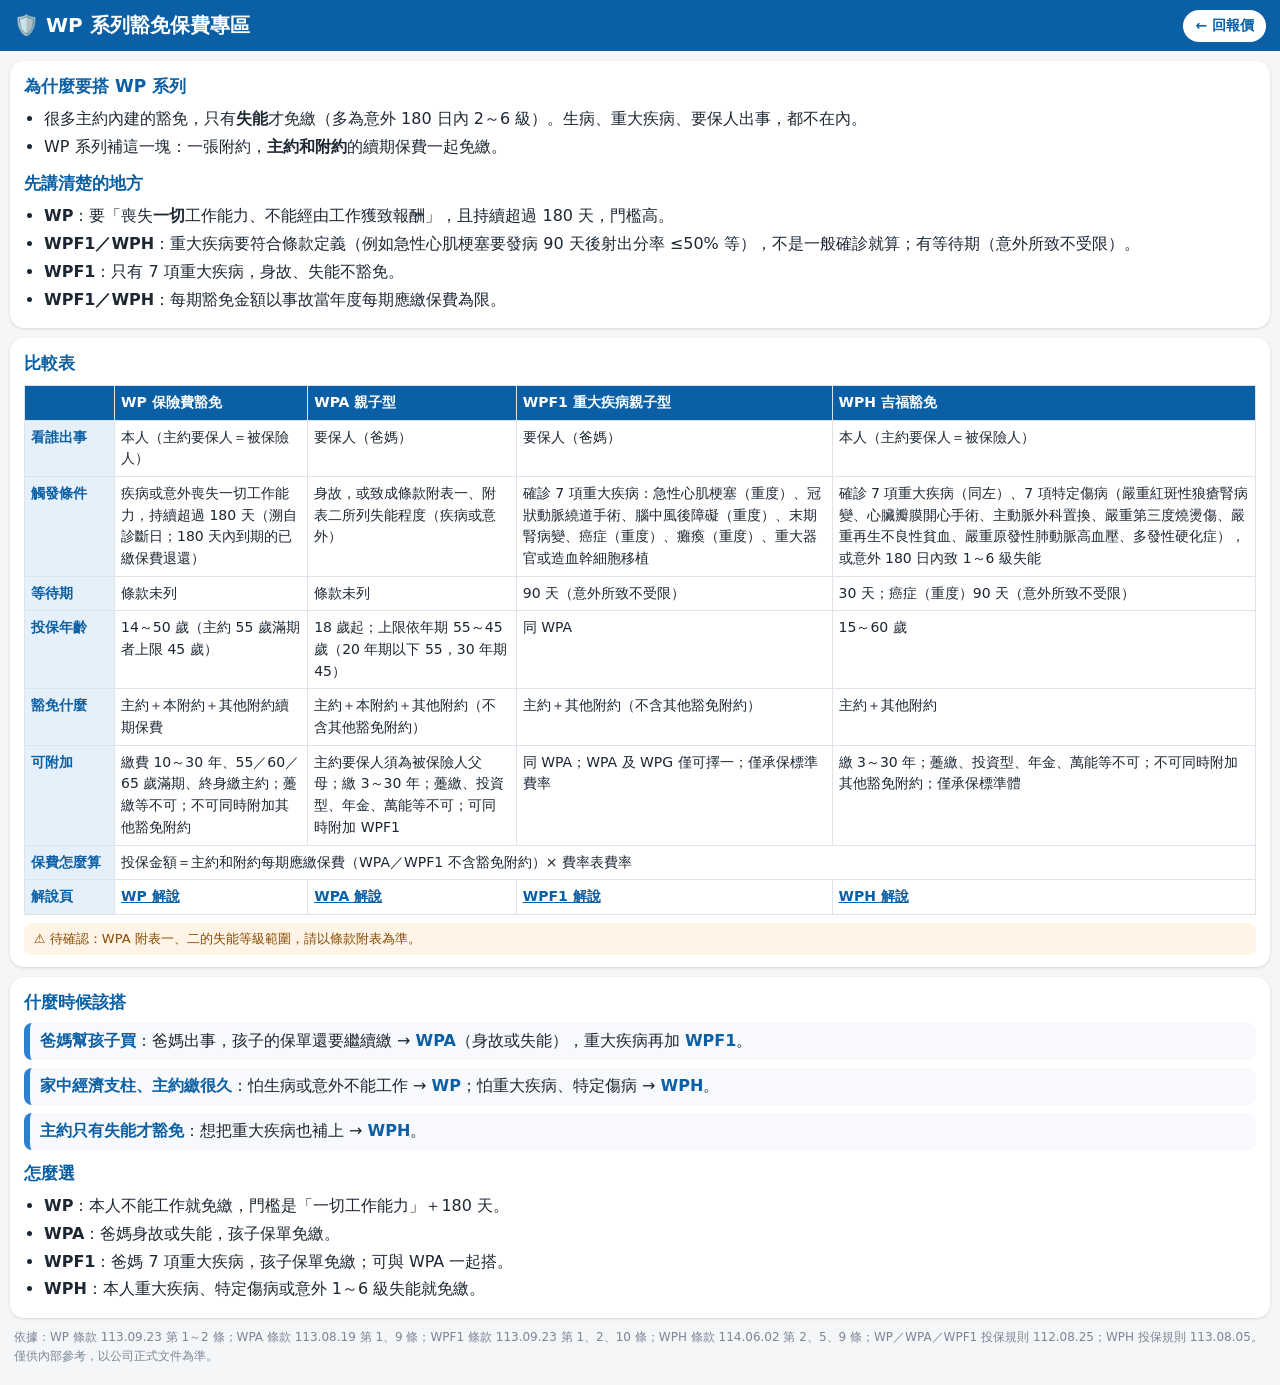
<file: wp.html>
<!doctype html><html lang="zh-Hant"><head><meta charset="utf-8"><meta name="viewport" content="width=device-width,initial-scale=1">
<meta name="robots" content="noindex"><title>WP 系列豁免保費專區</title>
<style>
:root{--d:#0b5fa5;--m:#2f7fd0;--l:#e6f0fb}
body{font-family:"Microsoft JhengHei","PingFang TC","Noto Sans TC","Noto Sans CJK TC",system-ui,sans-serif;margin:0;background:#f5f6f8;color:#1d2733;font-size:16px;line-height:1.55}
header{background:var(--d);color:#fff;padding:10px 14px}header h1{margin:0;font-size:20px}header a{float:right;background:#fff;color:var(--d);font-weight:700;font-size:14px;padding:5px 12px;border-radius:999px;text-decoration:none}
.card{background:#fff;margin:10px;border-radius:14px;padding:12px 14px;box-shadow:0 1px 3px #0002}
h2{font-size:17px;color:var(--d);margin:0 0 8px}ul{margin:4px 0;padding-left:20px}li{margin:3px 0}
.tw{overflow-x:auto;-webkit-overflow-scrolling:touch}
table{border-collapse:collapse;min-width:760px;font-size:14px}th,td{border:1px solid #dde3ea;padding:6px;vertical-align:top;text-align:left}
thead th{background:var(--d);color:#fff}tbody th{background:var(--l);position:sticky;left:0;min-width:5.5em;color:var(--d)}
td a{color:var(--d);font-weight:700}
.sc{border-left:6px solid var(--m);padding:6px 10px;margin:8px 0;background:#f7f9fc;border-radius:8px}.sc b{color:var(--d)}
.fl{font-size:13px;color:#8a4b00;background:#fff4e5;border-radius:8px;padding:6px 10px}
.src{font-size:12px;color:#7a8696;margin:10px 14px 20px}
</style></head><body>
<header><a href="index.html">← 回報價</a><h1>🛡️ WP 系列豁免保費專區</h1></header>

<div class="card"><h2>為什麼要搭 WP 系列</h2>
<ul>
<li>很多主約內建的豁免，只有<b>失能</b>才免繳（多為意外 180 日內 2～6 級）。生病、重大疾病、要保人出事，都不在內。</li>
<li>WP 系列補這一塊：一張附約，<b>主約和附約</b>的續期保費一起免繳。</li>
</ul>
<h2 style="margin-top:10px">先講清楚的地方</h2>
<ul>
<li><b>WP</b>：要「喪失<b>一切</b>工作能力、不能經由工作獲致報酬」，且持續超過 180 天，門檻高。</li>
<li><b>WPF1／WPH</b>：重大疾病要符合條款定義（例如急性心肌梗塞要發病 90 天後射出分率 ≤50% 等），不是一般確診就算；有等待期（意外所致不受限）。</li>
<li><b>WPF1</b>：只有 7 項重大疾病，身故、失能不豁免。</li>
<li><b>WPF1／WPH</b>：每期豁免金額以事故當年度每期應繳保費為限。</li>
</ul></div>

<div class="card"><h2>比較表</h2><div class="tw"><table>
<thead><tr><th></th><th>WP 保險費豁免</th><th>WPA 親子型</th><th>WPF1 重大疾病親子型</th><th>WPH 吉福豁免</th></tr></thead>
<tbody>
<tr><th>看誰出事</th><td>本人（主約要保人＝被保險人）</td><td>要保人（爸媽）</td><td>要保人（爸媽）</td><td>本人（主約要保人＝被保險人）</td></tr>
<tr><th>觸發條件</th><td>疾病或意外喪失一切工作能力，持續超過 180 天（溯自診斷日；180 天內到期的已繳保費退還）</td><td>身故，或致成條款附表一、附表二所列失能程度（疾病或意外）</td><td>確診 7 項重大疾病：急性心肌梗塞（重度）、冠狀動脈繞道手術、腦中風後障礙（重度）、末期腎病變、癌症（重度）、癱瘓（重度）、重大器官或造血幹細胞移植</td><td>確診 7 項重大疾病（同左）、7 項特定傷病（嚴重紅斑性狼瘡腎病變、心臟瓣膜開心手術、主動脈外科置換、嚴重第三度燒燙傷、嚴重再生不良性貧血、嚴重原發性肺動脈高血壓、多發性硬化症），或意外 180 日內致 1～6 級失能</td></tr>
<tr><th>等待期</th><td>條款未列</td><td>條款未列</td><td>90 天（意外所致不受限）</td><td>30 天；癌症（重度）90 天（意外所致不受限）</td></tr>
<tr><th>投保年齡</th><td>14～50 歲（主約 55 歲滿期者上限 45 歲）</td><td>18 歲起；上限依年期 55～45 歲（20 年期以下 55，30 年期 45）</td><td>同 WPA</td><td>15～60 歲</td></tr>
<tr><th>豁免什麼</th><td>主約＋本附約＋其他附約續期保費</td><td>主約＋本附約＋其他附約（不含其他豁免附約）</td><td>主約＋其他附約（不含其他豁免附約）</td><td>主約＋其他附約</td></tr>
<tr><th>可附加</th><td>繳費 10～30 年、55／60／65 歲滿期、終身繳主約；躉繳等不可；不可同時附加其他豁免附約</td><td>主約要保人須為被保險人父母；繳 3～30 年；躉繳、投資型、年金、萬能等不可；可同時附加 WPF1</td><td>同 WPA；WPA 及 WPG 僅可擇一；僅承保標準費率</td><td>繳 3～30 年；躉繳、投資型、年金、萬能等不可；不可同時附加其他豁免附約；僅承保標準體</td></tr>
<tr><th>保費怎麼算</th><td colspan="4">投保金額＝主約和附約每期應繳保費（WPA／WPF1 不含豁免附約）× 費率表費率</td></tr>
<tr><th>解說頁</th><td><a href="explain.html?code=WP">WP 解說</a></td><td><a href="explain.html?code=WPA">WPA 解說</a></td><td><a href="explain.html?code=WPF1">WPF1 解說</a></td><td><a href="explain.html?code=WPH">WPH 解說</a></td></tr>
</tbody></table></div>
<div class="fl" style="margin-top:8px">⚠️ 待確認：WPA 附表一、二的失能等級範圍，請以條款附表為準。</div></div>

<div class="card"><h2>什麼時候該搭</h2>
<div class="sc"><b>爸媽幫孩子買</b>：爸媽出事，孩子的保單還要繼續繳 → <b>WPA</b>（身故或失能），重大疾病再加 <b>WPF1</b>。</div>
<div class="sc"><b>家中經濟支柱、主約繳很久</b>：怕生病或意外不能工作 → <b>WP</b>；怕重大疾病、特定傷病 → <b>WPH</b>。</div>
<div class="sc"><b>主約只有失能才豁免</b>：想把重大疾病也補上 → <b>WPH</b>。</div>
<h2 style="margin-top:10px">怎麼選</h2>
<ul>
<li><b>WP</b>：本人不能工作就免繳，門檻是「一切工作能力」＋180 天。</li>
<li><b>WPA</b>：爸媽身故或失能，孩子保單免繳。</li>
<li><b>WPF1</b>：爸媽 7 項重大疾病，孩子保單免繳；可與 WPA 一起搭。</li>
<li><b>WPH</b>：本人重大疾病、特定傷病或意外 1～6 級失能就免繳。</li>
</ul></div>
<div class="src">依據：WP 條款 113.09.23 第 1～2 條；WPA 條款 113.08.19 第 1、9 條；WPF1 條款 113.09.23 第 1、2、10 條；WPH 條款 114.06.02 第 2、5、9 條；WP／WPA／WPF1 投保規則 112.08.25；WPH 投保規則 113.08.05。僅供內部參考，以公司正式文件為準。</div>
<!--CFWA--><script defer src="https://static.cloudflareinsights.com/beacon.min.js" data-cf-beacon='{"token": "1f1171fedb8a47c1b04731b056bc8142"}'></script><!--/CFWA--></body></html>
</file>
<file: style.css>
:root{--c1:#0a4f8f;--c2:#1c7ad1;--c3:#e7eef7;--c4:#f7fbff;--bg:#f2f5f9}
/* v1.15 被保險人女性：玫瑰／腮紅色系（男性維持藍色） */
body.fem{--c1:#a3325c;--c2:#d4588a;--c3:#fbe3ec;--c4:#fff6f9;--bg:#fbf2f5}
body{transition:background .25s}
*{box-sizing:border-box}
body{margin:0;font-family:"Microsoft JhengHei","微軟正黑體","PingFang TC","Noto Sans TC","Noto Sans CJK TC","Heiti TC",system-ui,-apple-system,"Segoe UI",Roboto,sans-serif;background:var(--bg);color:#1d2733;font-size:15px;padding-bottom:90px}
header{background:linear-gradient(135deg,var(--c1),var(--c2));color:#fff;padding:14px 16px 12px;position:sticky;top:0;z-index:5}
header h1{margin:0;font-size:19px}
header .sub{font-size:12px;opacity:.85;margin-top:2px}
main{max-width:720px;margin:0 auto;padding:10px}
.card{background:#fff;border-radius:14px;box-shadow:0 1px 3px #0001;padding:14px;margin-bottom:12px}
.card h2{margin:0 0 10px;font-size:16px;color:var(--c1)}
.row{display:flex;gap:10px;margin-bottom:8px}
.row>label{flex:1;font-size:13px;color:#555;display:flex;flex-direction:column;gap:4px}
input,select{font-size:16px;padding:9px 10px;border:1px solid #cbd5e1;border-radius:10px;background:#fff;width:100%;min-width:0}
.agebox{display:flex;gap:6px}
.agebox input{text-align:center;font-weight:700;font-size:20px}
.pm{width:44px;flex:none;border:0;border-radius:10px;background:var(--c3);font-size:20px;color:var(--c1)}
.seg{display:flex;border:1px solid #cbd5e1;border-radius:10px;overflow:hidden}
.seg button{flex:1;border:0;background:#fff;padding:10px 0;font-size:16px;color:#333}
.seg button.on{background:var(--c1);color:#fff;font-weight:700}
.hint{font-size:12px;color:#7a8696}
.cnt{font-size:12px;color:#666;font-weight:400}
.cat{font-size:13px;font-weight:700;color:#4a5a6e;margin:12px 2px 6px;border-left:4px solid var(--c2);padding-left:6px}
.prod{border:1px solid #e3e8ef;border-radius:12px;margin-bottom:8px;overflow:hidden}
.ph{display:flex;align-items:center;gap:8px;padding:10px 12px;cursor:pointer}
.ph .code{background:var(--c3);color:var(--c1);font-weight:700;border-radius:6px;padding:2px 6px;font-size:13px;flex:none}
.ph .nm{flex:1;font-weight:600}
.ph .meta{font-size:12px;color:#6b7785;display:block;font-weight:400;margin-top:2px}
.ph .arrow{color:#999}
.prod.open{border-color:var(--c2)}
.pb{display:none;padding:0 12px 12px;border-top:1px dashed #e3e8ef}
.prod.open .pb{display:block}
.chips{display:flex;flex-wrap:wrap;gap:6px;margin:6px 0}
.chip{border:1px solid #cbd5e1;background:#fff;border-radius:18px;padding:6px 12px;font-size:14px}
.chip.on{background:var(--c1);color:#fff;border-color:var(--c1)}
.fl{font-size:12px;color:#666;margin-top:10px}
.sumrow{display:flex;gap:6px;align-items:center}
.sumrow input{text-align:center;font-weight:700}
.unit{flex:none;font-size:14px;color:#444}
.chk{display:flex;align-items:center;gap:6px;font-size:13px;margin-top:8px}
.chk input{width:auto}
.res{background:var(--c4);border-radius:10px;padding:10px 12px;margin-top:10px}
.res .big{font-size:24px;font-weight:800;color:#c0392b}
.res table{width:100%;border-collapse:collapse;font-size:14px}
.res td{padding:3px 0}.res td:last-child{text-align:right;font-weight:600}
.err{background:#fdecea;color:#b3261e;border-radius:10px;padding:10px 12px;margin-top:10px;font-size:14px}
.warn{background:#fff6e0;color:#8a5a00;border-radius:10px;padding:8px 10px;margin-top:8px;font-size:13px}
.ben{font-size:13px;color:#333;margin-top:10px}
.ben b{color:var(--c1)}
.ben .chip{font-size:12px;padding:3px 8px;background:#f4f6f8;border-color:#e3e8ef}
.note{font-size:12px;color:#7a8696;margin-top:6px;line-height:1.5}
.add{margin-top:10px;width:100%;border:0;border-radius:10px;padding:12px;background:var(--c2);color:#fff;font-size:16px;font-weight:700}
.add:disabled{background:#b8c4d2}
.nl{font-size:13px;color:#6b7785;padding:4px 2px;border-bottom:1px solid #f0f2f5}
details summary{cursor:pointer;color:#4a5a6e;font-size:14px;margin-top:6px}
.cart{position:fixed;left:0;right:0;bottom:0;background:#fff;box-shadow:0 -2px 10px #0002;z-index:6;max-height:70vh;display:flex;flex-direction:column}
.cart.hidden{display:none}
.cartbar{display:flex;align-items:center;justify-content:space-between;padding:12px 16px;padding-bottom:calc(12px + env(safe-area-inset-bottom))}
.cartbar span{font-weight:700}
.cartbar button,.cartbody button{border:0;background:var(--c3);color:var(--c1);border-radius:8px;padding:8px 10px;font-size:14px}
.cartbody{display:none;overflow:auto;padding:0 16px 12px}
.cart.open .cartbody{display:block}
.ci{display:flex;justify-content:space-between;gap:8px;border-bottom:1px solid #eef1f4;padding:8px 0;font-size:14px}
.ci small{color:#777;display:block}
footer{font-size:11px;color:#8a95a3;text-align:center;padding:10px 16px 20px;line-height:1.6;max-width:720px;margin:0 auto}
@media(min-width:700px){body{font-size:16px}}

/* v1.1 主約／附約 */
.row>label small{color:#98a2b0;font-size:11px}
.tiles{display:flex;gap:10px}
.tile{flex:1;border:0;border-radius:12px;background:var(--c1);color:#fff;padding:12px;text-align:left;display:flex;flex-direction:column;gap:2px}
.tile.rider{background:#0f7b6c}
.tile .tl{font-size:13px;opacity:.9}.tile .tn{font-size:14px}.tile .tn b{font-size:28px;margin-right:2px}
.tile .ts{font-size:11px;opacity:.85}
#secMain,#secRider{scroll-margin-top:calc(var(--hh,70px) + 64px)}
#secRider h2{color:#0f7b6c}
.subhd{font-size:14px;font-weight:700;color:var(--c1);margin:6px 0 2px}
.subhd.pendhd{color:#8a5a00;margin-top:18px;padding-top:10px;border-top:1px solid #eef1f4}
.empty{font-size:13px;color:#8a95a3;padding:6px 2px}
.ph .code.rider{background:#e2f3ef;color:#0f7b6c}
.ph .code.waiver{background:#f3ece2;color:#8a5a00}
.prod.pend .meta em{font-style:normal;color:#b07d00}
.tag{display:inline-block;font-size:11px;font-weight:600;border-radius:6px;padding:1px 6px;margin-left:6px;vertical-align:1px}
.tag.cond{background:#fff3d6;color:#8a5a00}
.what{font-size:14px;margin-top:10px;line-height:1.5}
.what b{color:var(--c1)}
table.info{width:100%;border-collapse:collapse;font-size:13px;margin-top:8px}
table.info th{text-align:left;vertical-align:top;color:#6b7785;font-weight:400;width:5.5em;padding:5px 6px 5px 0;white-space:nowrap}
table.info td{padding:5px 0;border-bottom:1px solid #f0f2f5;line-height:1.5}
.stub{background:#fff6e0;color:#7a5200;border-radius:10px;padding:10px 12px;margin-top:10px;font-size:13px;line-height:1.5}
.tag.fav{background:#ffe1e1;color:#b3261e}
.tag.pri{background:#e6efff;color:#1d4fa8}
.subhd.favhd{color:#b3261e}

/* v1.3 勾選組合 */
.pk{flex:none;display:flex;align-items:center;cursor:pointer;padding:4px 2px}
.pk input{position:absolute;opacity:0;width:0;height:0}
.pk span{width:24px;height:24px;border:2px solid #9fb3c8;border-radius:6px;background:#fff;display:inline-block;position:relative}
.pk input:checked+span{background:var(--c2);border-color:var(--c2)}
.pk input:checked+span:after{content:"";position:absolute;left:7px;top:2px;width:6px;height:12px;border:solid #fff;border-width:0 3px 3px 0;transform:rotate(45deg)}
.pk.dis span{background:#eef1f4;border-color:#d5dce4}
.prod.picked{border-color:var(--c2);background:var(--c4)}
.prod.locked{opacity:.6}
.host{font-size:13px;color:var(--c1);padding:0 12px 10px 46px}
.host select{width:auto;padding:4px 8px;font-size:14px}
.host .w{display:block;color:#8a5a00;font-size:12px;margin-top:4px}
.why{font-size:12px;color:#8a95a3;padding:0 12px 10px 46px}
.quick{display:flex;flex-wrap:wrap;gap:6px;align-items:center;margin:10px 0 6px;font-size:13px;font-weight:700;color:#b3261e}
.qk{border:1px solid #f0b4b4;background:#fff;color:#b3261e;border-radius:18px;padding:8px 12px;font-size:14px;font-weight:600}
.qk.on{background:#b3261e;color:#fff;border-color:#b3261e}
.qk:disabled{opacity:.5}
.tag.ola{background:#fff0d9;color:#8a5a00}
.cartbar span small{display:block;font-size:11px;font-weight:400;color:#7a8696}
.cartbar span small.e{color:#b3261e}
.cartbar span b{color:#c0392b}
.ci.sub{padding-left:14px}
/* v1.3 主約整理：常用區＋分組收合 */
.favbox{border:2px solid #f3b3b3;background:#fff8f8;border-radius:14px;padding:8px 8px 2px;margin:6px 0 12px}
.favbox .prod{background:#fff}
.favbox .prod.picked{background:var(--c4)}
.subhd.othhd{margin-top:14px;display:flex;flex-wrap:wrap;align-items:center;gap:6px}
.mini{border:1px solid #cbd5e1;background:#fff;border-radius:14px;padding:3px 10px;font-size:12px;color:#4a5a6e}
details.grp{border:1px solid #e3e8ef;border-radius:12px;margin:8px 0;padding:0 8px;background:var(--c4)}
details.grp>summary{list-style:none;display:flex;justify-content:space-between;align-items:center;padding:12px 4px;font-weight:700;color:#4a5a6e;font-size:14px;margin:0}
details.grp>summary::-webkit-details-marker{display:none}
details.grp>summary:before{content:"▶";font-size:11px;color:var(--c2);margin-right:6px}
details.grp[open]>summary:before{content:"▼"}
details.grp>summary span:first-child{flex:1}
details.grp .gc{font-weight:400;font-size:12px;color:#7a8696}
details.grp .gc b{color:var(--c2)}
.prod{scroll-margin-top:calc(var(--hh,70px) + 64px)}

.tag.sexno{background:#fff1e0;color:#b45309}
.mfold{display:flex;align-items:center;justify-content:space-between;gap:8px;border:1px dashed #cbd5e1;background:#f6f8fb;border-radius:12px;padding:10px 12px;margin:6px 0 12px;font-size:14px;color:#4a5a6e}
/* v1.7 XWS5 5 萬 → HSV 立即勾選 */
.hsvbox{display:flex;gap:10px;align-items:flex-start;margin:8px 0;padding:10px 12px;border:1.5px dashed #2e7d32;border-radius:10px;background:#f1f8f1;cursor:pointer;font-size:14px;line-height:1.45}
.hsvbox input{width:22px;height:22px;flex:none;margin-top:1px;accent-color:#2e7d32}
.hsvbox small{display:block;color:#666;font-size:12px;margin-top:2px}
.hsvbox.on{border-style:solid;background:#e8f5e9}
.hsvbox.hot{border:2px solid #e65100;background:#fff3e0;animation:hsvpulse 1.2s ease-in-out 2}
.hsvbox.dis{border-color:#bbb;background:#f5f5f5;color:#888;cursor:default}
.chip.hsvq{margin-left:6px;padding:2px 8px;font-size:12px;border-color:#e65100;color:#e65100}
@keyframes hsvpulse{50%{box-shadow:0 0 0 4px rgba(230,81,0,.25)}}
/* v1.8 附約試算 */
.rctl{padding:0 12px 12px 46px;display:flex;flex-direction:column;gap:6px}
.rctl .chips{margin:0}
.rctl .sumrow input{max-width:130px}
.rctl .lim{font-size:12px;color:#64748b}
.rres{background:#eef6ff;border:1px solid #bcd7f5;border-radius:10px;padding:8px 10px;font-size:13px;color:#334155}
.rres b{font-size:18px;color:var(--c1)}
.rres span{display:block;font-size:12px;color:#475569;margin-top:2px}
.rn{font-size:12px;color:#64748b}
.prod.rq .meta b.ok,.meta b.ok{color:#15803d;font-weight:600}

.specbox{margin:6px 0 4px;padding:8px;border:1px dashed #cbd5e1;border-radius:10px;background:#f8fafc}
.specbox .seg button{font-size:14px;padding:8px 0}
.specbox[hidden],#specparw[hidden]{display:none}
/* v1.12 附約逐張主約附加 */
.hosts{padding:0 12px 8px 46px;font-size:13px;color:var(--c1);display:flex;flex-wrap:wrap;gap:6px;align-items:center}
.hosts .hl{font-weight:600}
.hc{border:1px solid #9cc3ea;background:#fff;color:var(--c1);border-radius:16px;padding:4px 10px;font-size:13px;cursor:pointer}
.hc.on{background:var(--c1);color:#fff;border-color:var(--c1)}
.hc.lk{background:#f1f3f6;color:#8a95a3;border-color:#d5dbe3}
button.hc.lk{cursor:pointer}
.hwhy{flex-basis:100%;font-size:12px;color:#8a95a3}
.inst{border-left:3px solid #cfe2f5;margin:0 12px 8px 40px}
.inst .ih{font-size:13px;color:var(--c1);padding:2px 0 4px 6px}
.inst .ih .w{display:block;color:#8a5a00;font-size:12px;margin-top:2px}
.inst .rctl{padding-left:6px}
/* v1.14 同商品兩張 */
.qk.dupq{border-style:dashed;background:#fff7f7}
.tag.dupt{background:var(--c3);color:var(--c2)}
.prod.dupi{border-left:4px solid var(--c2)}
.dupr{margin:6px 0 2px}
.chip.dup{border:1px dashed var(--c2);color:var(--c2);background:var(--c4);font-weight:600}
.code sup{font-size:10px;margin-left:1px}

/* v1.16 關鍵字搜尋列（黏在標題下方） */
.sbar{position:sticky;top:var(--hh,70px);z-index:4;background:var(--bg);padding:6px 0 8px;margin:-4px 0 8px}
.sin{display:flex;align-items:center;gap:6px;background:#fff;border:2px solid var(--c2);border-radius:14px;padding:2px 6px 2px 10px;box-shadow:0 2px 6px #0001}
.sin input{border:0;padding:9px 4px;font-size:16px;outline:none;background:transparent}
.sin input::-webkit-search-cancel-button{display:none}
.sic{flex:none;font-size:15px}
#qx{flex:none;border:0;background:var(--c3);color:var(--c1);border-radius:50%;width:30px;height:30px;font-size:14px}
#qx[hidden]{display:none}
.qres{display:flex;gap:6px;align-items:center;margin-top:5px;padding:0 4px;min-height:20px}
.qres .hint{font-size:11.5px}
.qj{border:1px solid var(--c2);background:#fff;color:var(--c1);border-radius:14px;padding:3px 12px;font-size:13px}
.qhd{font-size:13px;color:var(--c1);background:var(--c4);border:1px dashed var(--c2);border-radius:10px;padding:7px 10px;margin:2px 0 10px}
/* v1.16 主約編號與顏色（1 主題色、2 橘、3 綠、4 紫） */
.m0{--mc:var(--c1)}.m1{--mc:#d97706}.m2{--mc:#15803d}.m3{--mc:#7c3aed}
.mno{flex:none;display:inline-flex;align-items:center;justify-content:center;min-width:22px;height:22px;border-radius:11px;background:var(--mc,var(--c1));color:#fff;font-size:13px;font-weight:800;margin-right:4px;padding:0 5px;vertical-align:1px}
.prod.picked.mk{border-left:5px solid var(--mc)}
.hc.on[class*=" m"]{background:var(--mc);border-color:var(--mc)}
.hc[class*=" m"]:not(.on):not(.lk){border-color:var(--mc);color:var(--mc)}
.inst[class*=" m"]{border-left:4px solid var(--mc);background:#fafbfd;border-radius:0 8px 8px 0}
.inst .ih b{color:var(--mc,var(--c1))}
.host.oth{color:#64748b;font-size:12px}
/* v1.16 投保組合（像建議書購物車） */
.mtree{margin:0 0 12px;display:flex;flex-direction:column;gap:8px}
.mth{font-size:14px;font-weight:700;color:var(--c1);display:flex;flex-wrap:wrap;gap:4px 10px;align-items:baseline}
.mth span{font-size:12px;font-weight:400;color:#7a8696}
.mcard{border:1px solid #e3e8ef;border-left:6px solid var(--mc);border-radius:12px;padding:9px 11px;background:#fff}
.mcard[data-rfocus]{cursor:pointer}
.mcard.on{box-shadow:0 0 0 2px var(--mc);background:var(--c4)}
.mch{display:flex;align-items:center;gap:4px;font-size:15px}
.mch b{color:var(--mc)}
.mch .nm{flex:1;font-size:12px;color:#64748b;margin-left:4px;overflow:hidden;text-overflow:ellipsis;white-space:nowrap}
.mch .amt{font-weight:700;color:#1d2733;flex:none}
.mcr{display:flex;flex-wrap:wrap;gap:4px 10px;font-size:13px;color:#334155;margin:6px 0 4px 26px}
.mcr .rcp b{font-weight:600}
.mcr .none{color:#94a3b8}
.mcf{font-size:12.5px;color:#475569;margin-left:26px;display:flex;flex-wrap:wrap;gap:4px 10px;align-items:center}
.mcf b{color:#c0392b}
.mcf .go{margin-left:auto;color:var(--mc);font-weight:600}
.rfbar{display:flex;flex-wrap:wrap;align-items:center;gap:6px;font-size:13px;border:2px solid var(--mc);background:var(--c4);border-radius:10px;padding:8px 10px;margin:0 0 10px}
.rfbar b{color:var(--mc)}
.rfbar .mini{margin-left:auto}
/* v1.16 即時合計面板：手機底部、桌機右側 */
body{padding-bottom:150px}
.cartbar>span{display:flex;flex-direction:column}
.ctl{font-size:12px;font-weight:400;color:#64748b}
.ctot{font-size:19px;font-weight:800}
.ctot b{color:#c0392b;display:inline-block}
.ct0{font-weight:600;color:#64748b}
#ctot.bump{animation:bump .6s ease}
@keyframes bump{0%{transform:scale(1)}30%{transform:scale(1.18);color:#e65100}100%{transform:scale(1)}}
.cartmini{display:flex;gap:6px;overflow-x:auto;padding:0 16px 10px;margin-top:-6px;font-size:12px;scrollbar-width:none}
.cartmini:empty{display:none}
.cm{flex:none;display:flex;align-items:center;border:1px solid var(--mc);border-radius:14px;padding:2px 8px 2px 3px;color:#1d2733;background:#fff;white-space:nowrap}
.cm .mno{height:18px;min-width:18px;font-size:11px}
.cg{border-left:4px solid var(--mc);padding-left:8px;margin:8px 0 4px}
.cgh{display:flex;align-items:center;gap:4px;font-size:14px;cursor:pointer;padding:4px 0}
.cgh b{color:var(--mc)}
.cgh span:last-child{margin-left:auto;font-size:13px;color:#c0392b;font-weight:700}
.ctot2{text-align:right;font-size:15px;margin-top:8px;padding-top:8px;border-top:2px solid #e3e8ef}
.ctot2 b{color:#c0392b;font-size:18px}
@media(min-width:1100px){
  body{padding-bottom:20px;padding-right:380px}
  .cart,.cart.hidden{display:flex;left:auto;right:16px;top:calc(var(--hh,70px) + 12px);bottom:auto;width:350px;max-height:calc(100vh - var(--hh,70px) - 28px);border-radius:14px;box-shadow:0 2px 14px #0002}
  .cart .cartbody{display:block}
  #cartopen,.cartmini{display:none}
  .cartbar{padding:14px 16px 6px}
  header{margin-right:-380px}
}

/* v1.17 單張主約模式 */
.qk.need2{border-style:dashed;background:#fff;color:var(--c1,#0a4f8f);border-color:currentColor}
.need2box{display:flex;flex-direction:column;align-items:flex-start;gap:4px;margin:4px 0 12px;font-size:13px;color:#5a6b7e}
.need2big{border:2px dashed var(--c1,#0a4f8f);background:#fff;color:var(--c1,#0a4f8f);border-radius:12px;padding:12px 16px;font-size:16px;font-weight:700;width:100%}
.multibar{background:#eef5ff;border-radius:10px;padding:8px 12px;margin:6px 0;font-size:14px;font-weight:600;color:#23466e}
body.fem .multibar{background:#fdeef3;color:#7a2445}

.tag.stop{background:#fdecea;color:#b3261e;border:1px solid #f3b4ae;font-weight:600}

.combo-btn{float:right;margin-left:8px;background:#fff;color:var(--c1);font-weight:700;font-size:15px;padding:6px 12px;border-radius:999px;text-decoration:none;box-shadow:0 1px 3px #0003}

/* v1.27 解說按鈕 */
.xbtn{display:inline-block;margin:6px 0 4px;padding:8px 14px;border-radius:999px;background:var(--c1);color:#fff;font-weight:700;text-decoration:none;font-size:14px}

.bxbtn{margin-left:auto;margin-right:8px;background:var(--c1);color:#fff;font-weight:700;font-size:14px;padding:8px 12px;border-radius:999px;text-decoration:none;white-space:nowrap}.bxbtn.hidden{display:none}.bx2{flex:1;text-align:center}

/* v1.38 新商品上架 */
.newp{padding:10px 12px;border:2px solid var(--c1);background:var(--c4)}
.newhd{color:var(--c1)}
.newhd{font-weight:800;font-size:16px;margin-bottom:6px}
.newl{display:grid;grid-template-columns:repeat(auto-fit,minmax(100px,1fr));gap:6px}
.newi{display:flex;flex-direction:column;align-items:flex-start;text-align:left;gap:1px;padding:7px 9px;border-radius:10px;border:1px solid #cbd5e1;background:#fff;font:inherit;cursor:pointer;border-left:5px solid #64748b}
.newi.m{border-left-color:#1d5fa8}.newi.f{border-left-color:#d4588a}
.newi b{font-size:15px}.newi .nn{font-size:12px;line-height:1.25}.newi .nd{font-size:12px;color:#64748b}.newi .ng{font-size:12px;font-weight:700;color:#0f766e}
.newi.on{background:#ecfdf5}
.newi:disabled{opacity:.45;cursor:not-allowed}.newi:disabled .ng{color:#b45309}

/* v1.41 新商品解說置頂 */
.newx{margin-bottom:10px;padding:10px;border-radius:12px;background:#fff7e6;border:2px solid #f0b44c}
.newxh{font-weight:800;font-size:17px;margin-bottom:6px;color:#9a5b00}
.newxl{display:flex;flex-wrap:wrap;gap:8px}
.newxa{flex:1 1 140px;padding:10px 12px;border-radius:10px;background:#fff;border:1px solid #e5c58a;border-left:5px solid #64748b;font-weight:700;font-size:15px;color:#1f2937;text-decoration:none}
.newxa.m{border-left-color:#1d5fa8}.newxa.f{border-left-color:#d4588a}
.xbtn.xnew{display:block;text-align:center;font-size:16px;padding:12px 14px;margin:0 0 10px;background:#c2410c;border-radius:12px}

/* v1.43 字體統一：正黑體 */
html,body{font-family:"Microsoft JhengHei","微軟正黑體","PingFang TC","Noto Sans TC","Noto Sans CJK TC","Heiti TC",system-ui,-apple-system,"Segoe UI",Roboto,sans-serif}
input,button,select,textarea,table{font:inherit}

/* v1.69 職業 */
.row>label{position:relative}
#job{font-size:16px}
.jobs{position:absolute;top:100%;left:0;right:0;z-index:30;background:#fff;border:1px solid #d0d7e2;border-radius:8px;box-shadow:0 4px 14px rgba(0,0,0,.12);max-height:60vh;overflow:auto}
.jobs:empty{display:none}
.jobs button{display:flex;justify-content:space-between;gap:8px;width:100%;text-align:left;padding:9px 10px;border:0;border-bottom:1px solid #eef1f5;background:#fff;font-size:14px;color:#222}
.jobs button small{display:block;color:#98a2b0;font-size:11px}
.jobs b{white-space:nowrap;color:#2a5bd7}
.jobs b.d{color:#d32f2f}
.occwarn{background:#fdecea;color:#c62828;border:1px solid #f5c2c0;border-radius:8px;padding:7px 10px;font-size:14px;font-weight:600;margin-bottom:8px}
/* v1.70 富邦產物 */
.pcsec h2{color:#1565c0}
.pcc{border:1px solid #d6e4f5;border-radius:10px;margin:8px 0;background:#f7fbff}
.pcc summary{padding:10px 12px;cursor:pointer;display:flex;flex-wrap:wrap;gap:6px;align-items:center}
.pct{font-size:12px;color:#1565c0;background:#e3f0ff;border-radius:6px;padding:1px 6px}
.pcok{font-size:12px;color:#2e7d32}.pcno{font-size:12px;color:#999}
.pcb{padding:0 12px 10px;font-size:14px;line-height:1.6}.pcb ul{margin:4px 0;padding-left:18px}
.pcs{font-size:12px;color:#666;margin-top:4px}
.pctb{border-collapse:collapse;font-size:12px;margin-top:6px;width:100%}.pctb th,.pctb td{border:1px solid #d6e4f5;padding:2px 4px;text-align:right}
/* v1.71 富邦產物 可勾選 */
.pcpick{display:flex;flex-wrap:wrap;align-items:center;gap:8px;margin:2px 0 8px;padding:8px;border-radius:8px;background:#f5f7fa}
.pcpick.on{background:#e8f4ec}
.pcpick label{font-weight:600;display:flex;align-items:center;gap:4px}
.pcpick select{padding:4px 6px;border-radius:6px;border:1px solid #ccc;font-size:14px}
.pcy{margin-left:auto;font-weight:700;color:#0a6b3a}
.pcc.pcon>summary{background:#eef8f1}
.cg.pcg .pcs{color:#888;font-size:12px;padding:2px 8px 6px}

/* v1.76.1 新商品卡解說小連結 */
.neww{display:flex;flex-direction:column;gap:4px}.neww .newi{flex:1}.newxs{display:block;text-align:center;font-size:13px;font-weight:700;padding:3px 0;border-radius:8px;background:#fff7e6;border:1px solid #e5c58a;color:#9a5b00;text-decoration:none}
</file>
